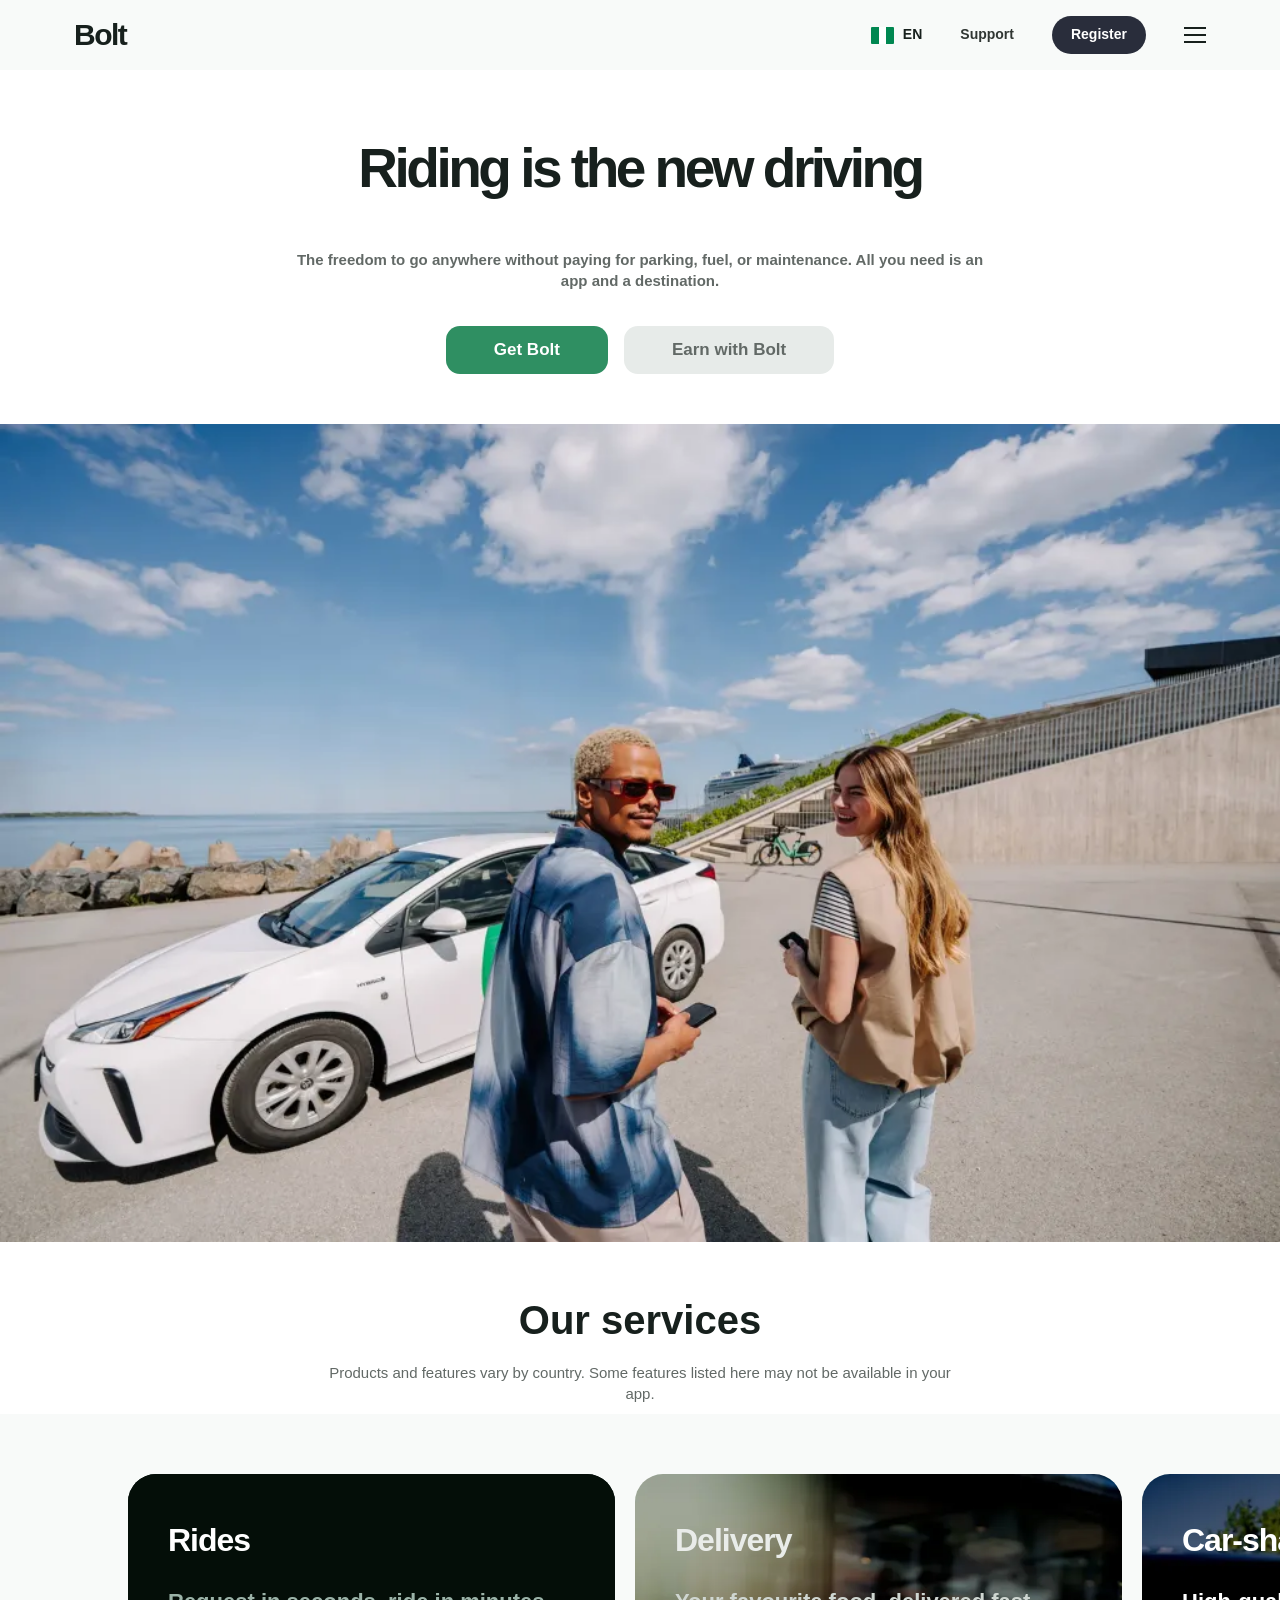
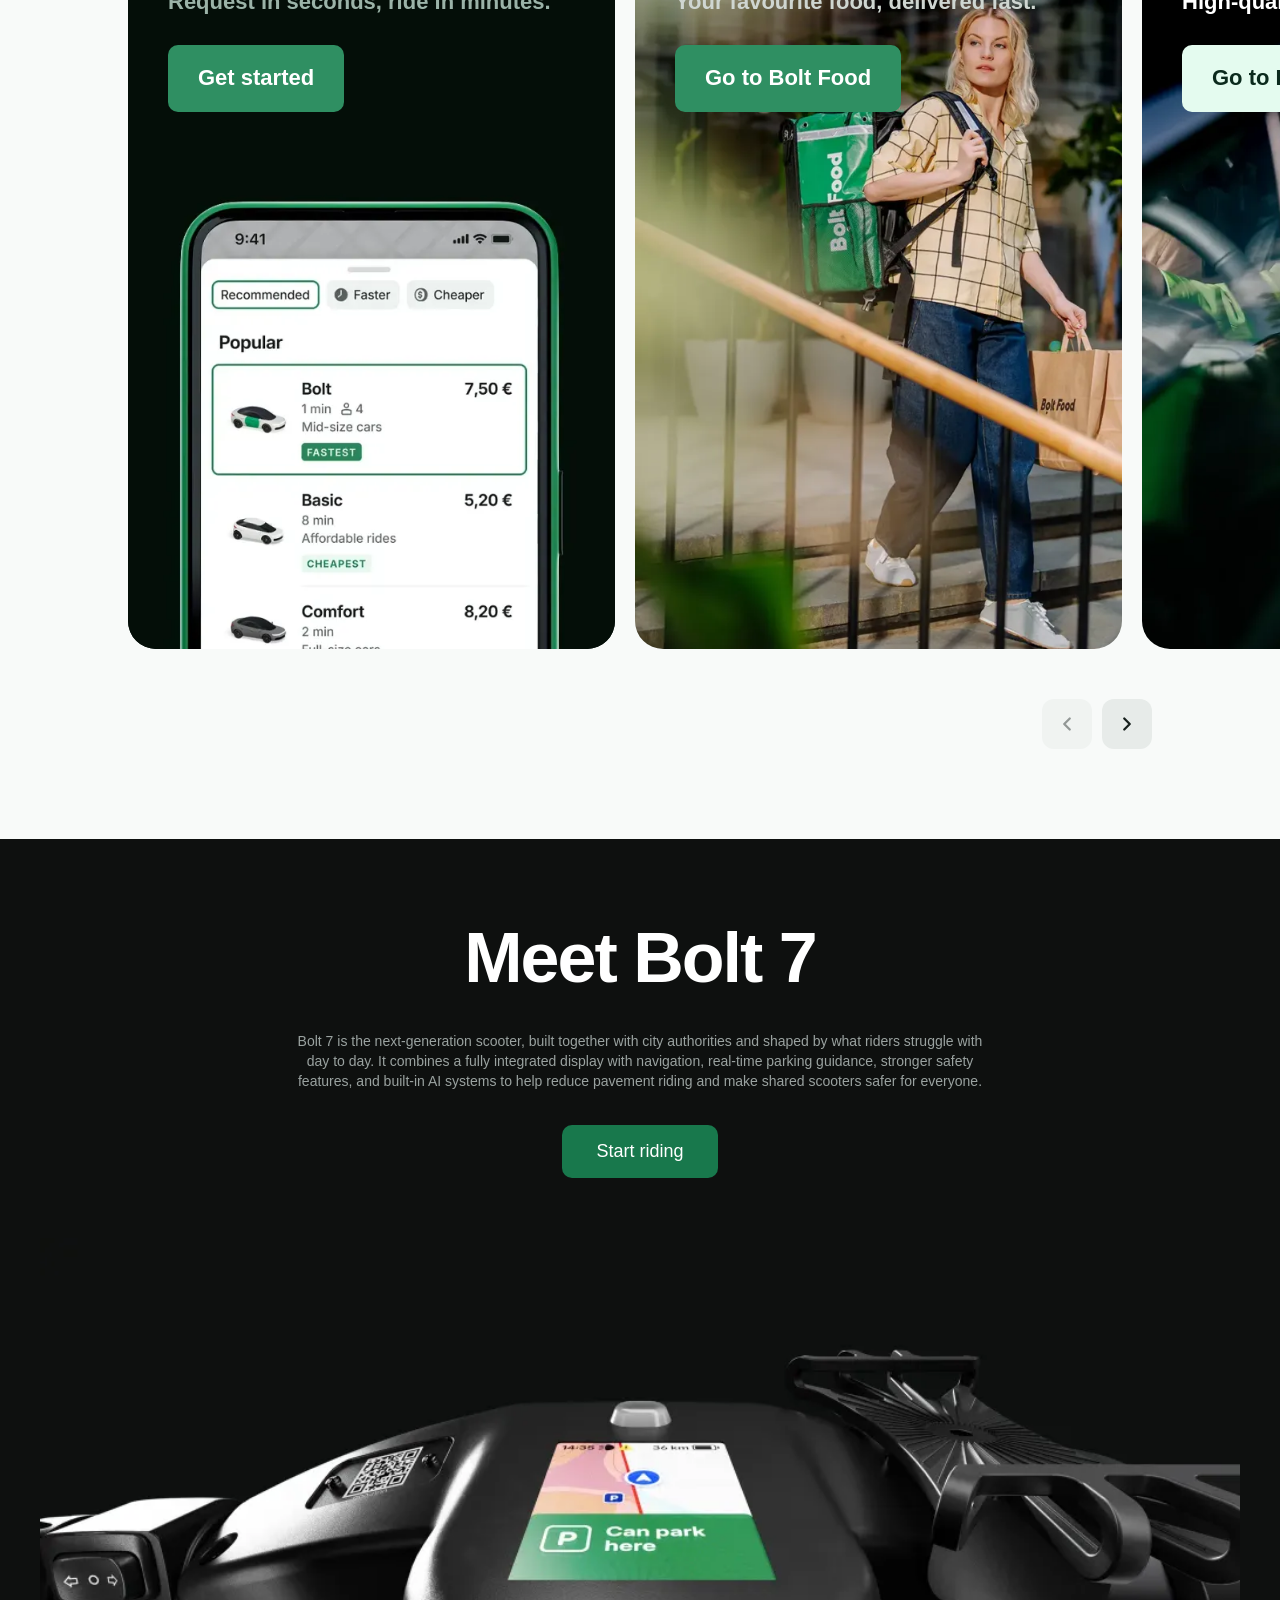
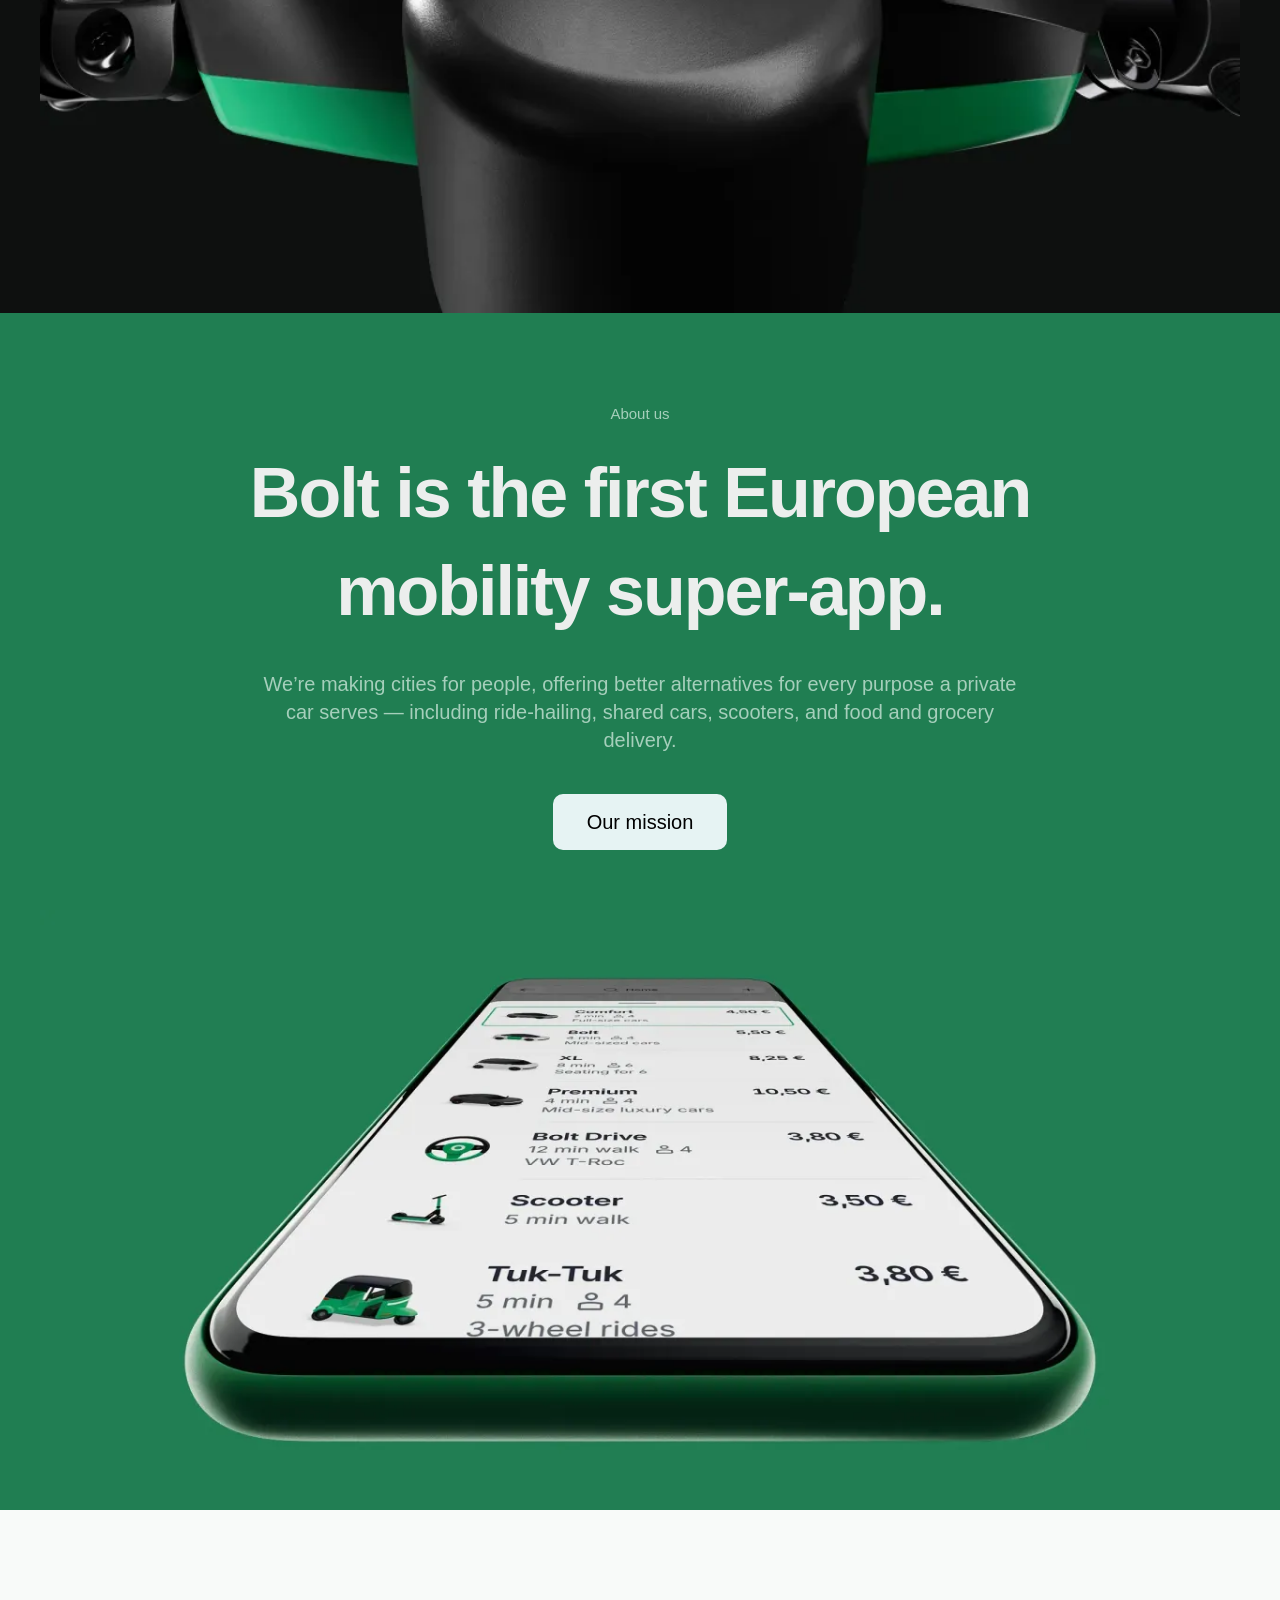
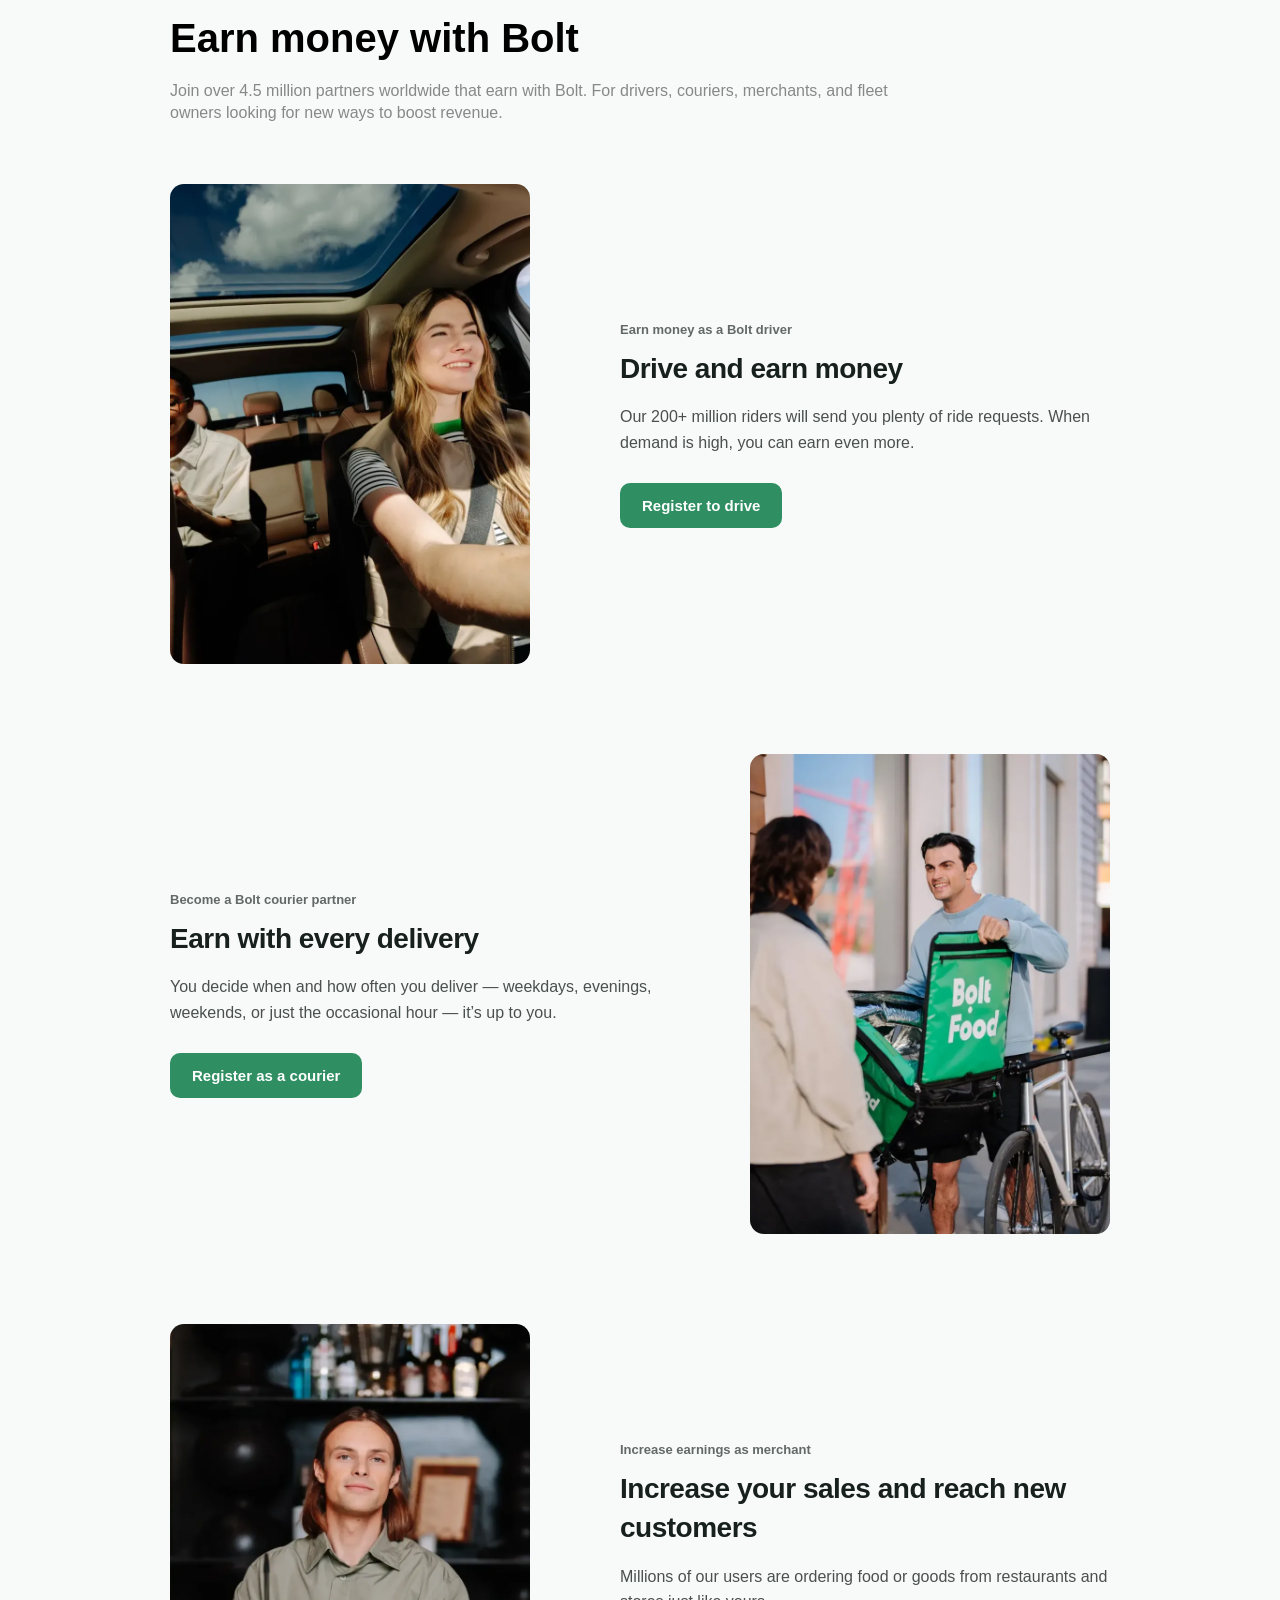
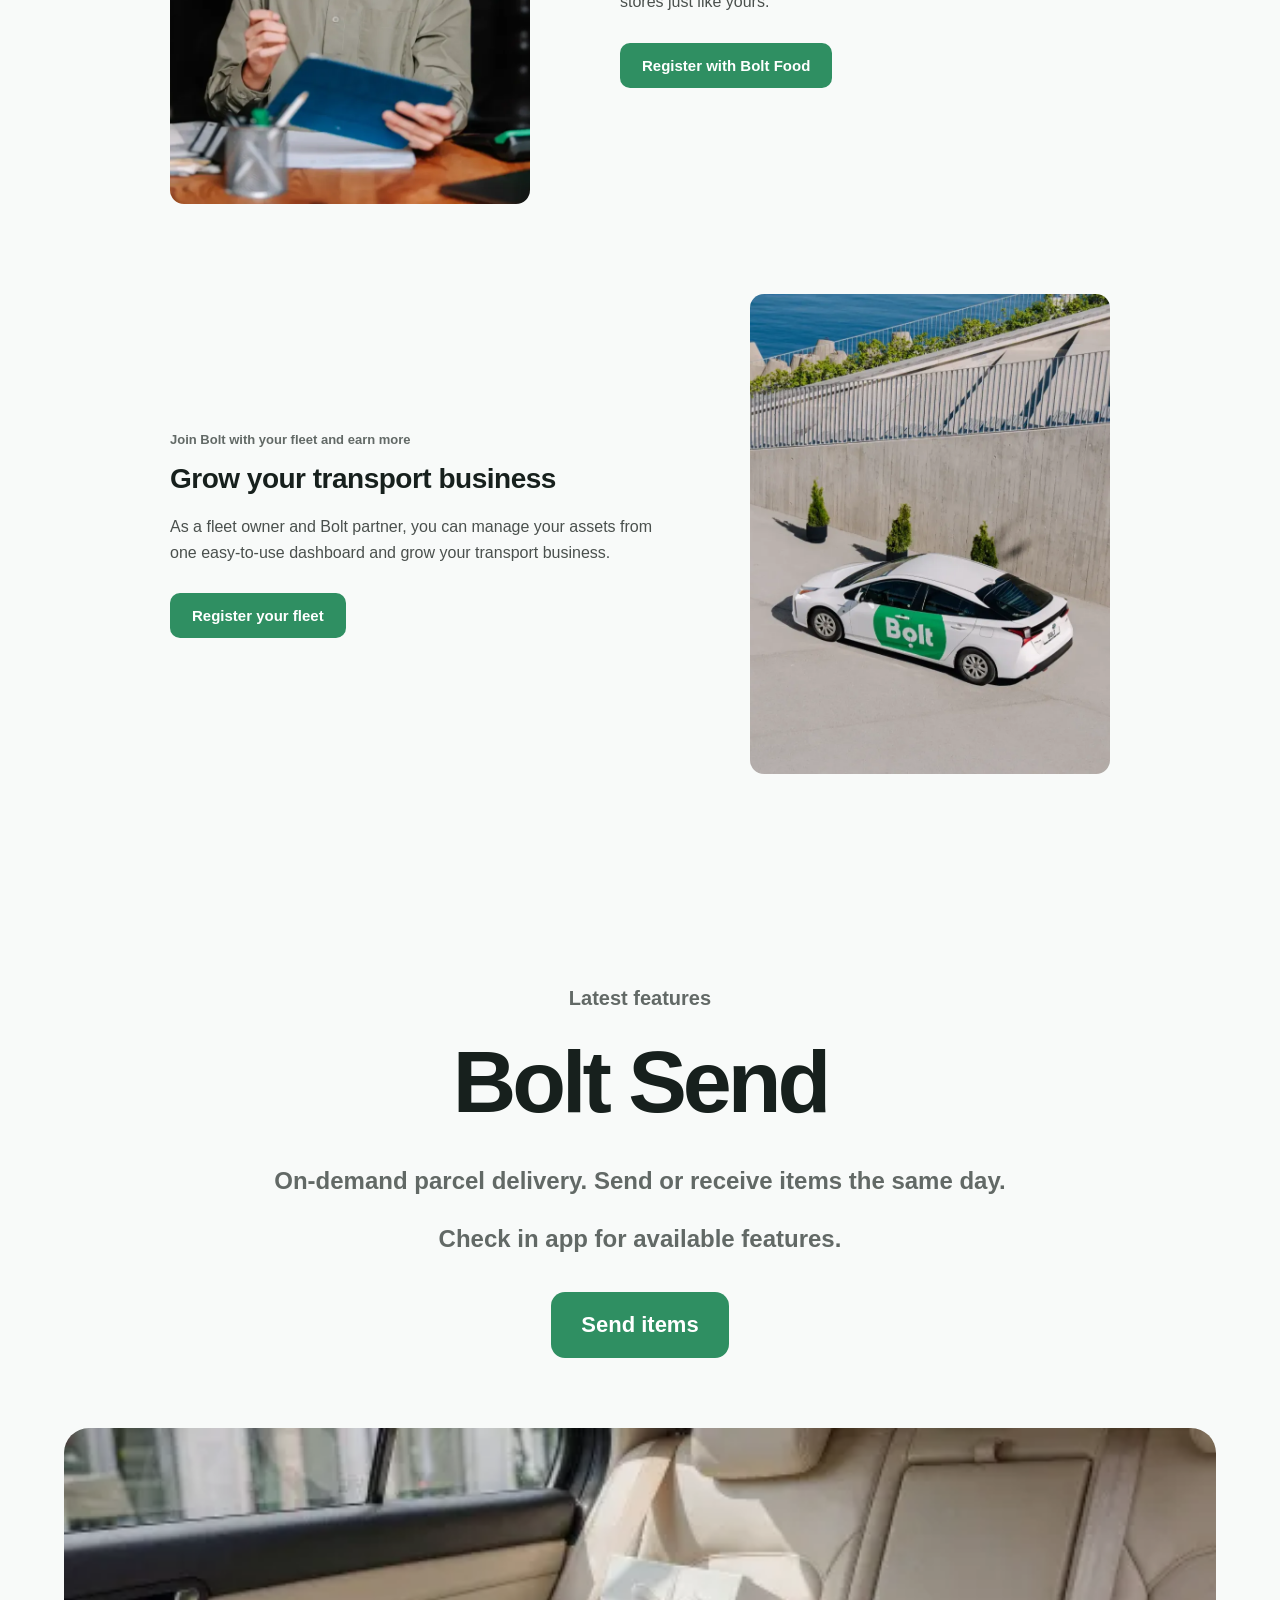
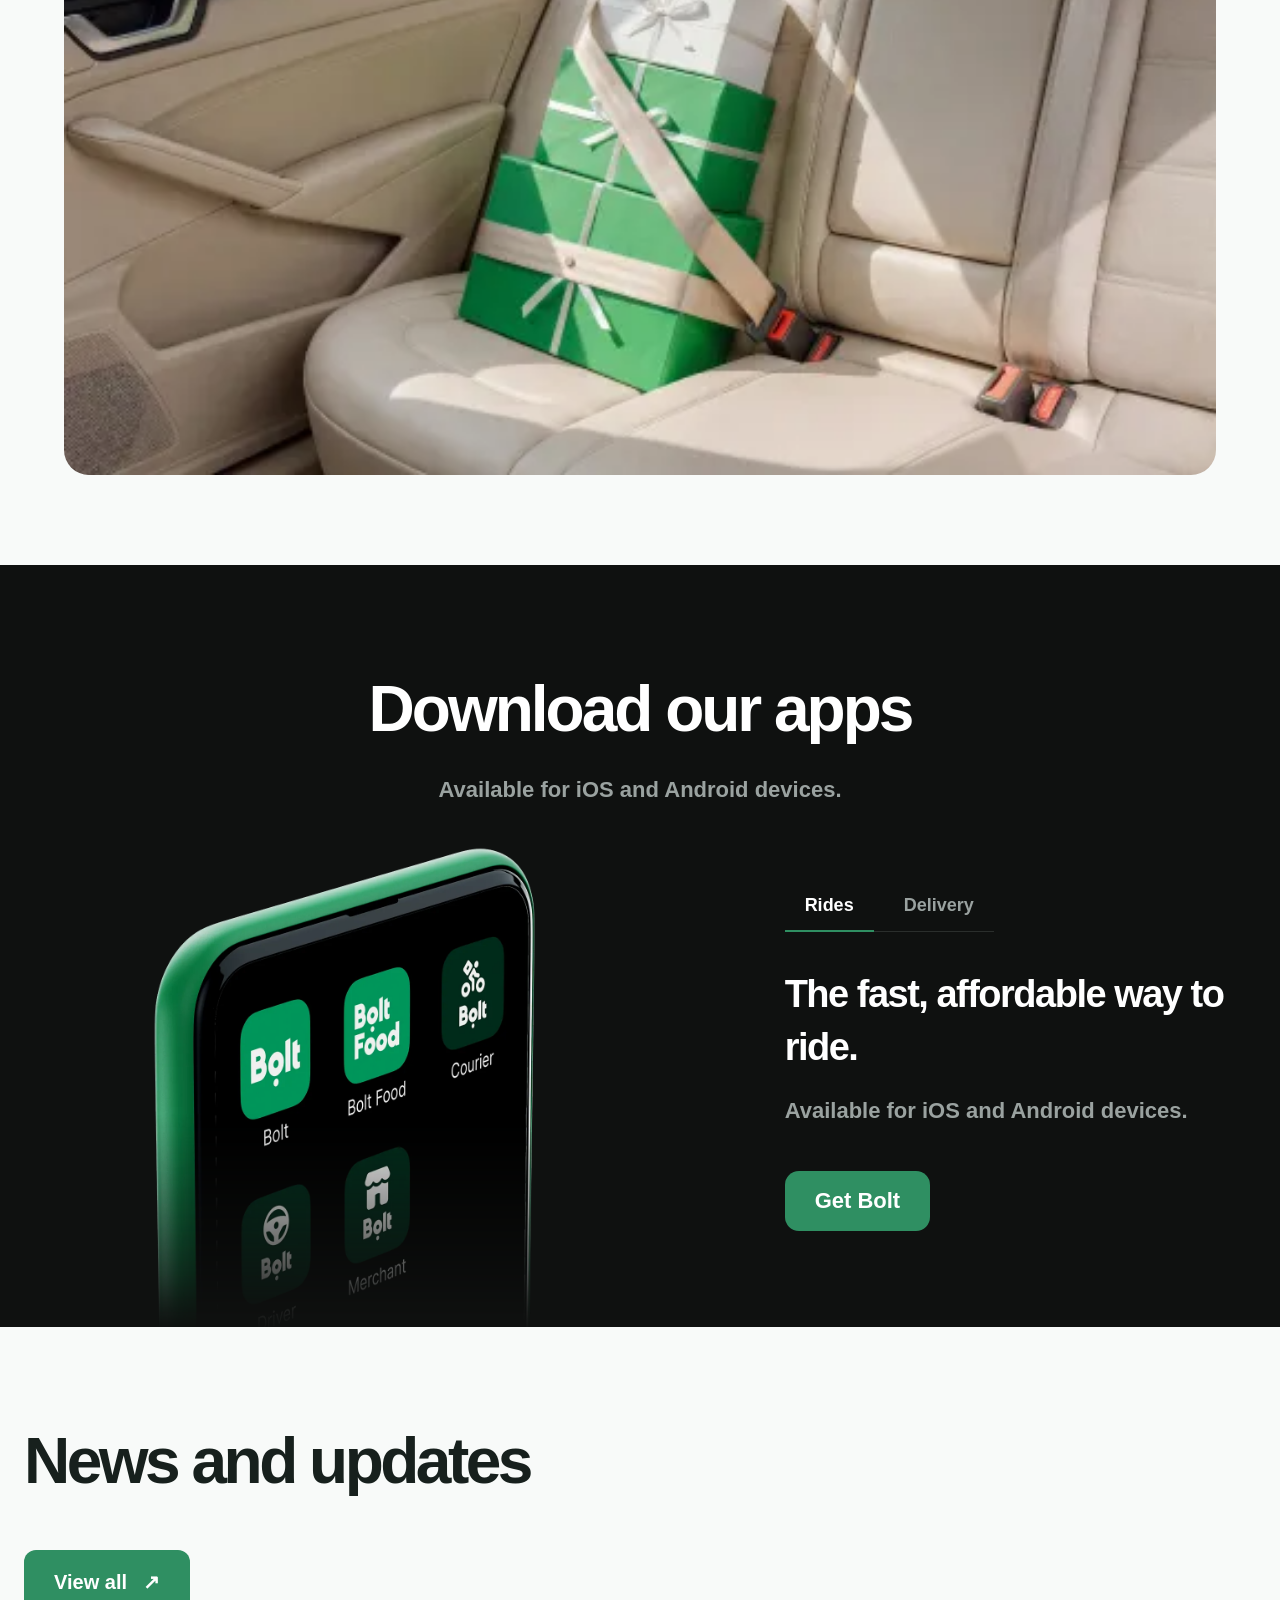
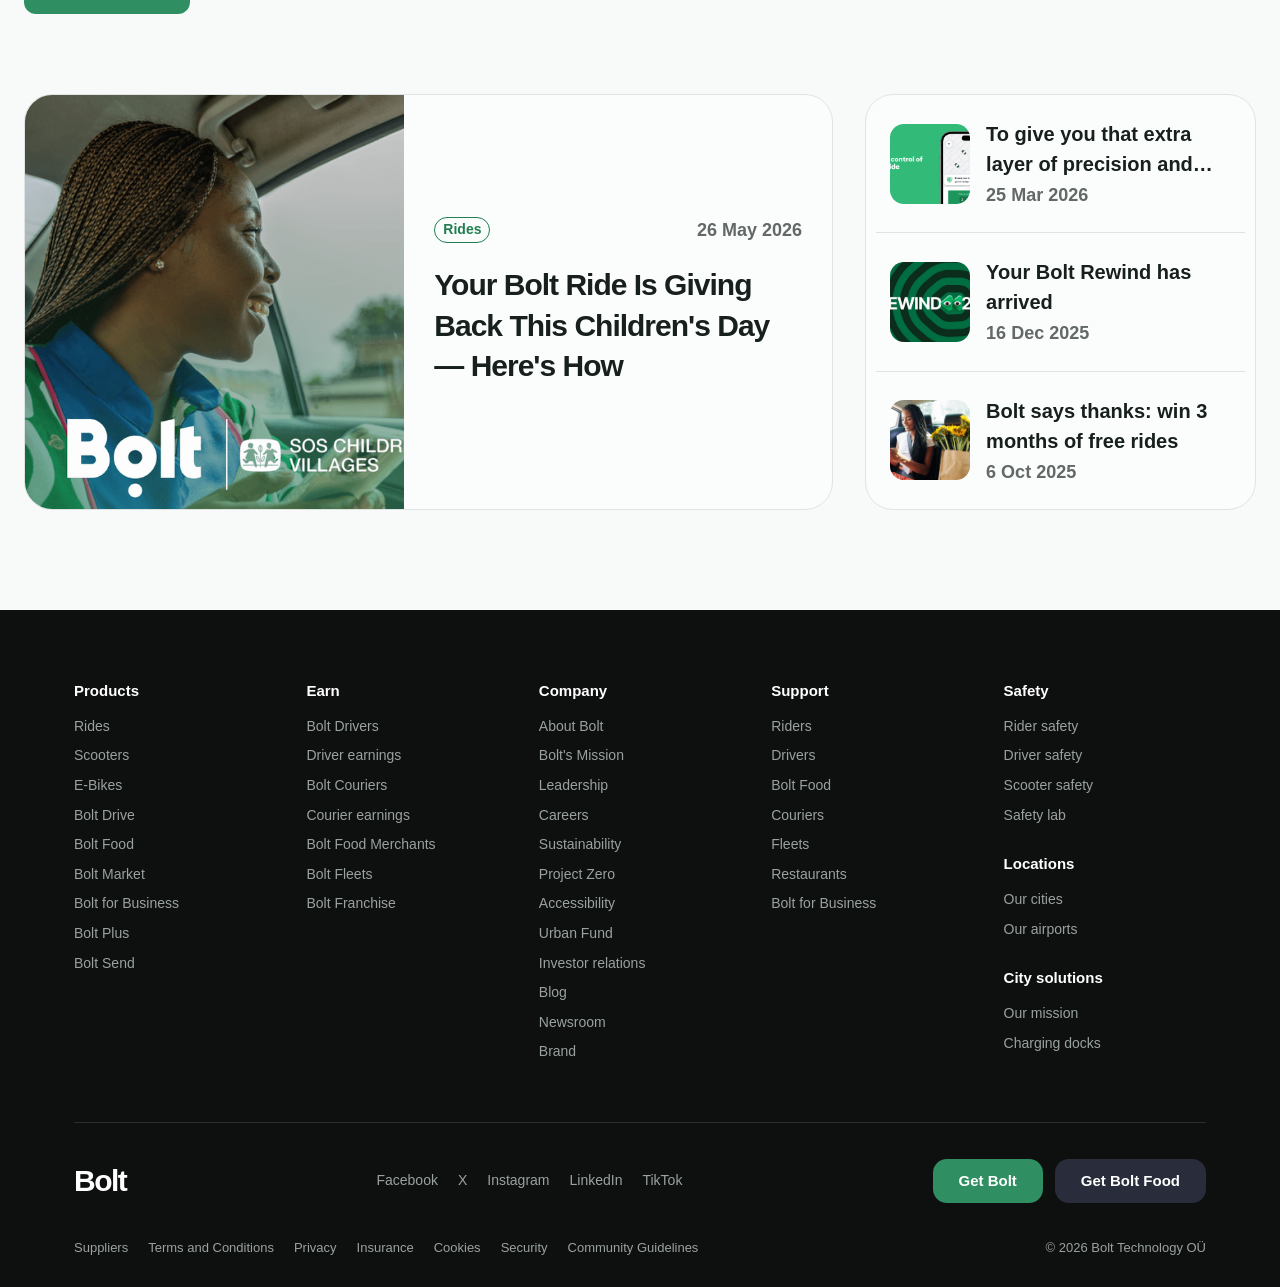
<file: index.html>
<!DOCTYPE html>
<html lang="en">
<head>
    <meta charset="UTF-8">
    <meta name="viewport" content="width=device-width, initial-scale=1.0">
    <title>Bolt</title>
    <link rel="stylesheet" href="m.css">
    <link rel="stylesheet" href="modal.css">
</head>

<body>

    <!-- NAVBAR -->
    <nav class="navbar">
        <input type="checkbox" id="menu-toggle" class="menu-toggle">
        <input type="checkbox" id="lang-toggle" class="lang-toggle">
        <a class="logo" href="index.html">Bolt</a>

        <div class="nav-right">
            <label class="language" for="lang-toggle">
                <div class="flag">
                    <span></span>
                    <span></span>
                    <span></span>
                </div>
                <span>EN</span>
            </label>

            <a href="support.html">Support</a>

            <div class="register-wrap">
                <input type="checkbox" id="register-toggle" class="register-toggle">
                <label class="register" for="register-toggle">Register</label>

                <div class="register-panel">
                    <a href="driver.html" class="rp-item">
                        <span class="rp-icon"><svg width="22" height="22" viewBox="0 0 24 24" fill="#4a56d6"><circle cx="12" cy="7" r="4"/><path d="M4 21c0-4.4 3.6-7 8-7s8 2.6 8 7z"/></svg></span>
                        <span class="rp-text"><b>Become a driver</b><small>Make money on your terms</small></span>
                        <svg class="rp-chev" width="18" height="18" viewBox="0 0 24 24" fill="none" stroke="currentColor" stroke-width="2.4" stroke-linecap="round" stroke-linejoin="round"><polyline points="9 18 15 12 9 6"></polyline></svg>
                    </a>
                    <a href="#" class="rp-item">
                        <span class="rp-icon"><svg width="22" height="22" viewBox="0 0 24 24" fill="none" stroke="#207e52" stroke-width="2" stroke-linecap="round" stroke-linejoin="round"><circle cx="6" cy="17" r="3"/><circle cx="18" cy="17" r="3"/><path d="M6 17l4-8h5l3 8M10 9L9 6H7"/></svg></span>
                        <span class="rp-text"><b>Become a courier</b><small>Deliver food and get paid weekly</small></span>
                        <svg class="rp-chev" width="18" height="18" viewBox="0 0 24 24" fill="none" stroke="currentColor" stroke-width="2.4" stroke-linecap="round" stroke-linejoin="round"><polyline points="9 18 15 12 9 6"></polyline></svg>
                    </a>
                    <a href="#" class="rp-item">
                        <span class="rp-icon"><svg width="22" height="22" viewBox="0 0 24 24" fill="none" stroke="#207e52" stroke-width="2.2" stroke-linecap="round" stroke-linejoin="round"><path d="M5 3v7a2 2 0 0 0 2 2v9M9 3v7M7 3v7M18 3c-2.4 2-2.4 7 0 8.5V21"/></svg></span>
                        <span class="rp-text"><b>Add a restaurant or store</b><small>Reach more customers and increase earnings</small></span>
                        <svg class="rp-chev" width="18" height="18" viewBox="0 0 24 24" fill="none" stroke="currentColor" stroke-width="2.4" stroke-linecap="round" stroke-linejoin="round"><polyline points="9 18 15 12 9 6"></polyline></svg>
                    </a>
                    <a href="#" class="rp-item">
                        <span class="rp-icon"><svg width="22" height="22" viewBox="0 0 24 24" fill="#207e52"><path d="M4 12l2-5.5A2 2 0 0 1 7.9 5h8.2A2 2 0 0 1 18 6.5L20 12v6h-3v-2H7v2H4z"/></svg></span>
                        <span class="rp-text"><b>Sign up as a fleet owner</b><small>Add your fleet to Bolt and boost your income</small></span>
                        <svg class="rp-chev" width="18" height="18" viewBox="0 0 24 24" fill="none" stroke="currentColor" stroke-width="2.4" stroke-linecap="round" stroke-linejoin="round"><polyline points="9 18 15 12 9 6"></polyline></svg>
                    </a>
                    <a href="#" class="rp-item">
                        <span class="rp-icon"><svg width="22" height="22" viewBox="0 0 24 24" fill="#207e52"><rect x="3" y="8" width="18" height="12" rx="2.5"/><path d="M9 8V5.5h6V8" fill="none" stroke="#207e52" stroke-width="2"/></svg></span>
                        <span class="rp-text"><b>Bolt for Business</b><small>Bolt products and services scaled-up for your business</small></span>
                        <svg class="rp-chev" width="18" height="18" viewBox="0 0 24 24" fill="none" stroke="currentColor" stroke-width="2.4" stroke-linecap="round" stroke-linejoin="round"><polyline points="9 18 15 12 9 6"></polyline></svg>
                    </a>
                </div>
            </div>

            <label class="menu" for="menu-toggle" aria-label="Menu">
                <span></span>
                <span></span>
                <span></span>
            </label>
        </div>

        <div class="menu-panel">
            <div class="menu-col">
                <h5>Products</h5>
                <a href="rides.html">Rides</a>
                <a href="#">Scooters</a>
                <a href="#">E-Bikes</a>
                <a href="#">Bolt Drive</a>
                <a href="#">Bolt Food</a>
                <a href="#">Bolt Market</a>
                <a href="#">Bolt for Business</a>
                <a href="#">Bolt Plus</a>
                <a href="#">Bolt Send</a>
            </div>

            <div class="menu-col">
                <h5>Earn</h5>
                <a href="driver.html">Bolt Drivers</a>
                <a href="earn.html">Driver earnings</a>
                <a href="#">Bolt Couriers</a>
                <a href="#">Courier earnings</a>
                <a href="#">Bolt Food Merchants</a>
                <a href="#">Bolt Fleets</a>
                <a href="#">Bolt Franchise</a>
            </div>

            <div class="menu-col">
                <h5>Company</h5>
                <a href="#">About Bolt</a>
                <a href="#">Bolt's Mission</a>
                <a href="#">Leadership</a>
                <a href="#">Careers</a>
                <a href="#">Sustainability</a>
                <a href="#">Blog</a>
                <a href="#">Newsroom</a>
            </div>

            <div class="menu-col">
                <h5>Support</h5>
                <a href="#">Riders</a>
                <a href="#">Drivers</a>
                <a href="#">Bolt Food</a>
                <a href="#">Couriers</a>
                <a href="#">Fleets</a>
                <a href="#">Restaurants</a>
            </div>

            <div class="menu-col">
                <h5>Safety</h5>
                <a href="#">Rider safety</a>
                <a href="#">Driver safety</a>
                <a href="#">Scooter safety</a>
                <a href="#">Safety lab</a>
            </div>
        </div>

        <div class="lang-modal">
            <label class="lang-backdrop" for="lang-toggle"></label>

            <div class="lang-box">
                <div class="lang-top">
                    <div class="lang-search">
                        <svg width="26" height="26" viewBox="0 0 24 24" fill="none" stroke="currentColor" stroke-width="2" stroke-linecap="round"><circle cx="11" cy="11" r="8"></circle><line x1="21" y1="21" x2="16.65" y2="16.65"></line></svg>
                        <input type="text" id="region-search" placeholder="Search region" autocomplete="off">
                    </div>
                    <label class="lang-close" for="lang-toggle" aria-label="Close">
                        <svg width="22" height="22" viewBox="0 0 24 24" fill="none" stroke="currentColor" stroke-width="2.5" stroke-linecap="round"><line x1="5" y1="5" x2="19" y2="19"></line><line x1="19" y1="5" x2="5" y2="19"></line></svg>
                    </label>
                </div>

                <ul class="region-list"><!-- filled in by script.js --></ul>
            </div>
        </div>

    </nav>

    <!-- HERO -->
    <main class="hero">
        <h1>Riding is the new driving</h1>

        <p>
            The freedom to go anywhere without paying for parking, fuel, or maintenance.
            All you need is an<br>
            app and a destination.
        </p>

        <div class="buttons">
            <button class="get-bolt">Get Bolt</button>
            <a class="earn-bolt" href="earn.html">Earn with Bolt</a>
        </div>

        <div class="first-image">
            <img src="././MEDIA/image1.png" alt="">
        </div>
    </main>

    <!-- OUR SERVICES -->
    <section class="container service">
        <h1>Our services</h1>
        <p>
            Products and features vary by country. Some features listed here may not be available in your
            app.
        </p>
    </section>

    <section class="images">
        <div class="card card-rides">
            <img src="./MEDIA/image2.png" alt="">
            <div class="card-text">
                <h3>Rides</h3>
                <p>Request in seconds, ride in minutes.</p>
                <a class="card-btn" href="rides.html">Get started</a>
            </div>
        </div>

        <div class="card card-food">
            <img src="./MEDIA/image3.png" alt="">
            <div class="card-text">
                <h3>Delivery</h3>
                <p>Your favourite food, delivered fast.</p>
                <a class="card-btn" href="#">Go to Bolt Food</a>
            </div>
        </div>

        <div class="card card-drive">
            <img src="./MEDIA/image4.png" alt="">
            <div class="card-text">
                <h3>Car-sharing</h3>
                <p>High-quality car rental made easy.</p>
                <a class="card-btn" href="#">Go to Bolt Drive</a>
            </div>
        </div>

        <div class="card card-market">
            <img src="./MEDIA/image5.png" alt="">
            <div class="card-text">
                <h3>Groceries</h3>
                <p>All the essentials whenever you need them.</p>
                <a class="card-btn" href="#">Go to Bolt Market</a>
            </div>
        </div>

        <div class="card card-biz">
            <img src="./MEDIA/image6.png" alt="">
            <div class="card-text">
                <h3>Business</h3>
                <p>Manage business travel for your team and clients.</p>
                <a class="card-btn" href="#">Go to Bolt for Business</a>
            </div>
        </div>

        <div class="card card-micro">
            <img src="./MEDIA/image7.png" alt="">
            <div class="card-text">
                <h3>Micromobility</h3>
                <p>2-wheel ride rental at your fingertips.</p>
                <a class="card-btn" href="#">Learn more</a>
            </div>
        </div>

    </section>

    <div class="carousel-nav">
        <button class="nav-btn" id="prev" aria-label="Previous">
            <svg width="22" height="22" viewBox="0 0 24 24" fill="none" stroke="currentColor" stroke-width="2.5" stroke-linecap="round" stroke-linejoin="round"><polyline points="15 18 9 12 15 6"></polyline></svg>
        </button>
        <button class="nav-btn" id="next" aria-label="Next">
            <svg width="22" height="22" viewBox="0 0 24 24" fill="none" stroke="currentColor" stroke-width="2.5" stroke-linecap="round" stroke-linejoin="round"><polyline points="9 18 15 12 9 6"></polyline></svg>
        </button>
    </div>

    <!-- MEET BOLT 7 -->
    <section class="machine">
        <h1>Meet Bolt 7</h1>
        <p>
            Bolt 7 is the next-generation scooter, built together with city authorities and shaped by what
            riders struggle with day to day. It combines a fully integrated display with navigation,
            real-time parking guidance, stronger safety features, and built-in AI systems to help reduce
            pavement riding and make shared scooters safer for everyone.
        </p>
        <a class="ride" href="#">Start riding</a>
        <img src="./MEDIA/image8.png" alt="">
    </section>

    <!-- ABOUT US -->
    <section class="green">
        <p class="label">About us</p>
        <h1>Bolt is the first European <br> mobility super-app.</h1>
        <p class="pa">
            We’re making cities for people, offering better alternatives for every purpose a private
            car serves — including ride-hailing, shared cars, scooters, and food and grocery delivery.
        </p>
        <a class="small-gr" href="#">Our mission</a>
    </section>

    <section class="new-g">
        <img src="./MEDIA/image9.png" alt="Bolt app open on a smart phone.">
    </section>

    <!-- EARN MONEY WITH BOLT -->
    <section class="white-bacg">
        <div class="earn-head">
            <h1>Earn money with Bolt</h1>
            <p>
                Join over 4.5 million partners worldwide that earn with Bolt. For drivers, couriers,
                merchants, and fleet owners looking for new ways to boost revenue.
            </p>
        </div>

        <div class="earn-grid">
            <article class="earn-card">
                <img src="./MEDIA/image10.png" alt="">
                <div class="earn-text">
                    <span class="tag">Earn money as a Bolt driver</span>
                    <h3>Drive and earn money</h3>
                    <p>Our 200+ million riders will send you plenty of ride requests. When demand is high, you can earn even more.</p>
                    <a class="earn-btn" href="driver.html">Register to drive</a>
                </div>
            </article>

            <article class="earn-card">
                <img src="./MEDIA/image11.png" alt="">
                <div class="earn-text">
                    <span class="tag">Become a Bolt courier partner</span>
                    <h3>Earn with every delivery</h3>
                    <p>You decide when and how often you deliver — weekdays, evenings, weekends, or just the occasional hour — it’s up to you.</p>
                    <a class="earn-btn" href="#">Register as a courier</a>
                </div>
            </article>

            <article class="earn-card">
                <img src="./MEDIA/image12.png" alt="">
                <div class="earn-text">
                    <span class="tag">Increase earnings as merchant</span>
                    <h3>Increase your sales and reach new customers</h3>
                    <p>Millions of our users are ordering food or goods from restaurants and stores just like yours.</p>
                    <a class="earn-btn" href="#">Register with Bolt Food</a>
                </div>
            </article>

            <article class="earn-card">
                <img src="./MEDIA/image13.png" alt="">
                <div class="earn-text">
                    <span class="tag">Join Bolt with your fleet and earn more</span>
                    <h3>Grow your transport business</h3>
                    <p>As a fleet owner and Bolt partner, you can manage your assets from one easy-to-use dashboard and grow your transport business.</p>
                    <a class="earn-btn" href="#">Register your fleet</a>
                </div>
            </article>
        </div>
    </section>

    <!-- LATEST FEATURES -->
    <section class="latest">
        <div class="latest-text">
            <p class="label">Latest features</p>
            <h2>Bolt Send</h2>
            <p>On-demand parcel delivery. Send or receive items the same day.</p>
            <p class="small">Check in app for available features.</p>
            <a class="send-btn" href="#">Send items</a>
        </div>
        <img src="./MEDIA/image14.png" alt="">
    </section>

    <!-- DOWNLOAD APPS -->
    <section class="download">
        <div class="download-head">
            <h2>Download our apps</h2>
            <p>Available for iOS and Android devices.</p>
        </div>

        <div class="download-box">
            <img id="dl-img" src="./MEDIA/image15.png" alt="Download our apps">

            <div class="download-text">
                <div class="tabs">
                    <button type="button" class="tab active" data-tab="rides">Rides</button>
                    <button type="button" class="tab" data-tab="delivery">Delivery</button>
                </div>

                <h3 id="dl-title">The fast, affordable way to ride.</h3>
                <p id="dl-sub">Available for iOS and Android devices.</p>
                <button id="dl-btn" class="get-bolt">Get Bolt</button>
            </div>
        </div>
    </section>

    <!-- NEWS -->
    <section class="news">
        <h2>News and updates</h2>
        <a class="view-all" href="#">View all <span>&#8599;</span></a>

        <div class="news-grid">
            <article class="news-main">
                <img src="./MEDIA/image16.png" alt="">
                <div class="news-main-text">
                    <div class="news-meta">
                        <span class="news-tag">Rides</span>
                        <span class="news-date">26 May 2026</span>
                    </div>
                    <h3>Your Bolt Ride Is Giving Back This Children's Day — Here's How</h3>
                </div>
            </article>

            <div class="news-list">
                <a href="#">
                    <img src="./MEDIA/image17.png" alt="">
                    <div>
                        <h4>To give you that extra layer of precision and peace of mind, Bolt has introduced pick-up codes.</h4>
                        <span>25 Mar 2026</span>
                    </div>
                </a>
                <a href="#">
                    <img src="./MEDIA/image18.png" alt="">
                    <div>
                        <h4>Your Bolt Rewind has arrived</h4>
                        <span>16 Dec 2025</span>
                    </div>
                </a>
                <a href="#">
                    <img src="./MEDIA/image19.png" alt="">
                    <div>
                        <h4>Bolt says thanks: win 3 months of free rides</h4>
                        <span>6 Oct 2025</span>
                    </div>
                </a>
            </div>
        </div>
    </section>

    <!-- FOOTER -->
    <footer class="footer">
        <div class="footer-cols">
            <div>
                <h5>Products</h5>
                <a href="rides.html">Rides</a>
                <a href="#">Scooters</a>
                <a href="#">E-Bikes</a>
                <a href="#">Bolt Drive</a>
                <a href="#">Bolt Food</a>
                <a href="#">Bolt Market</a>
                <a href="#">Bolt for Business</a>
                <a href="#">Bolt Plus</a>
                <a href="#">Bolt Send</a>
            </div>

            <div>
                <h5>Earn</h5>
                <a href="driver.html">Bolt Drivers</a>
                <a href="earn.html">Driver earnings</a>
                <a href="#">Bolt Couriers</a>
                <a href="#">Courier earnings</a>
                <a href="#">Bolt Food Merchants</a>
                <a href="#">Bolt Fleets</a>
                <a href="#">Bolt Franchise</a>
            </div>

            <div>
                <h5>Company</h5>
                <a href="#">About Bolt</a>
                <a href="#">Bolt's Mission</a>
                <a href="#">Leadership</a>
                <a href="#">Careers</a>
                <a href="#">Sustainability</a>
                <a href="#">Project Zero</a>
                <a href="#">Accessibility</a>
                <a href="#">Urban Fund</a>
                <a href="#">Investor relations</a>
                <a href="#">Blog</a>
                <a href="#">Newsroom</a>
                <a href="#">Brand</a>
            </div>

            <div>
                <h5>Support</h5>
                <a href="#">Riders</a>
                <a href="#">Drivers</a>
                <a href="#">Bolt Food</a>
                <a href="#">Couriers</a>
                <a href="#">Fleets</a>
                <a href="#">Restaurants</a>
                <a href="#">Bolt for Business</a>
            </div>

            <div>
                <h5>Safety</h5>
                <a href="#">Rider safety</a>
                <a href="#">Driver safety</a>
                <a href="#">Scooter safety</a>
                <a href="#">Safety lab</a>

                <h5 class="gap">Locations</h5>
                <a href="#">Our cities</a>
                <a href="#">Our airports</a>

                <h5 class="gap">City solutions</h5>
                <a href="#">Our mission</a>
                <a href="#">Charging docks</a>
            </div>
        </div>

        <div class="footer-mid">
            <div class="footer-logo">Bolt</div>
            <div class="socials">
                <a href="#">Facebook</a>
                <a href="#">X</a>
                <a href="#">Instagram</a>
                <a href="#">LinkedIn</a>
                <a href="#">TikTok</a>
            </div>
            <div class="footer-btns">
                <button class="get-bolt">Get Bolt</button>
                <button class="earn-bolt dark">Get Bolt Food</button>
            </div>
        </div>

        <div class="footer-bottom">
            <div class="legal">
                <a href="#">Suppliers</a>
                <a href="#">Terms and Conditions</a>
                <a href="#">Privacy</a>
                <a href="#">Insurance</a>
                <a href="#">Cookies</a>
                <a href="#">Security</a>
                <a href="#">Community Guidelines</a>
            </div>
            <span>© 2026 Bolt Technology OÜ</span>
        </div>
    </footer>



    <script src="script.js"></script>

</body>
</html>
</file>
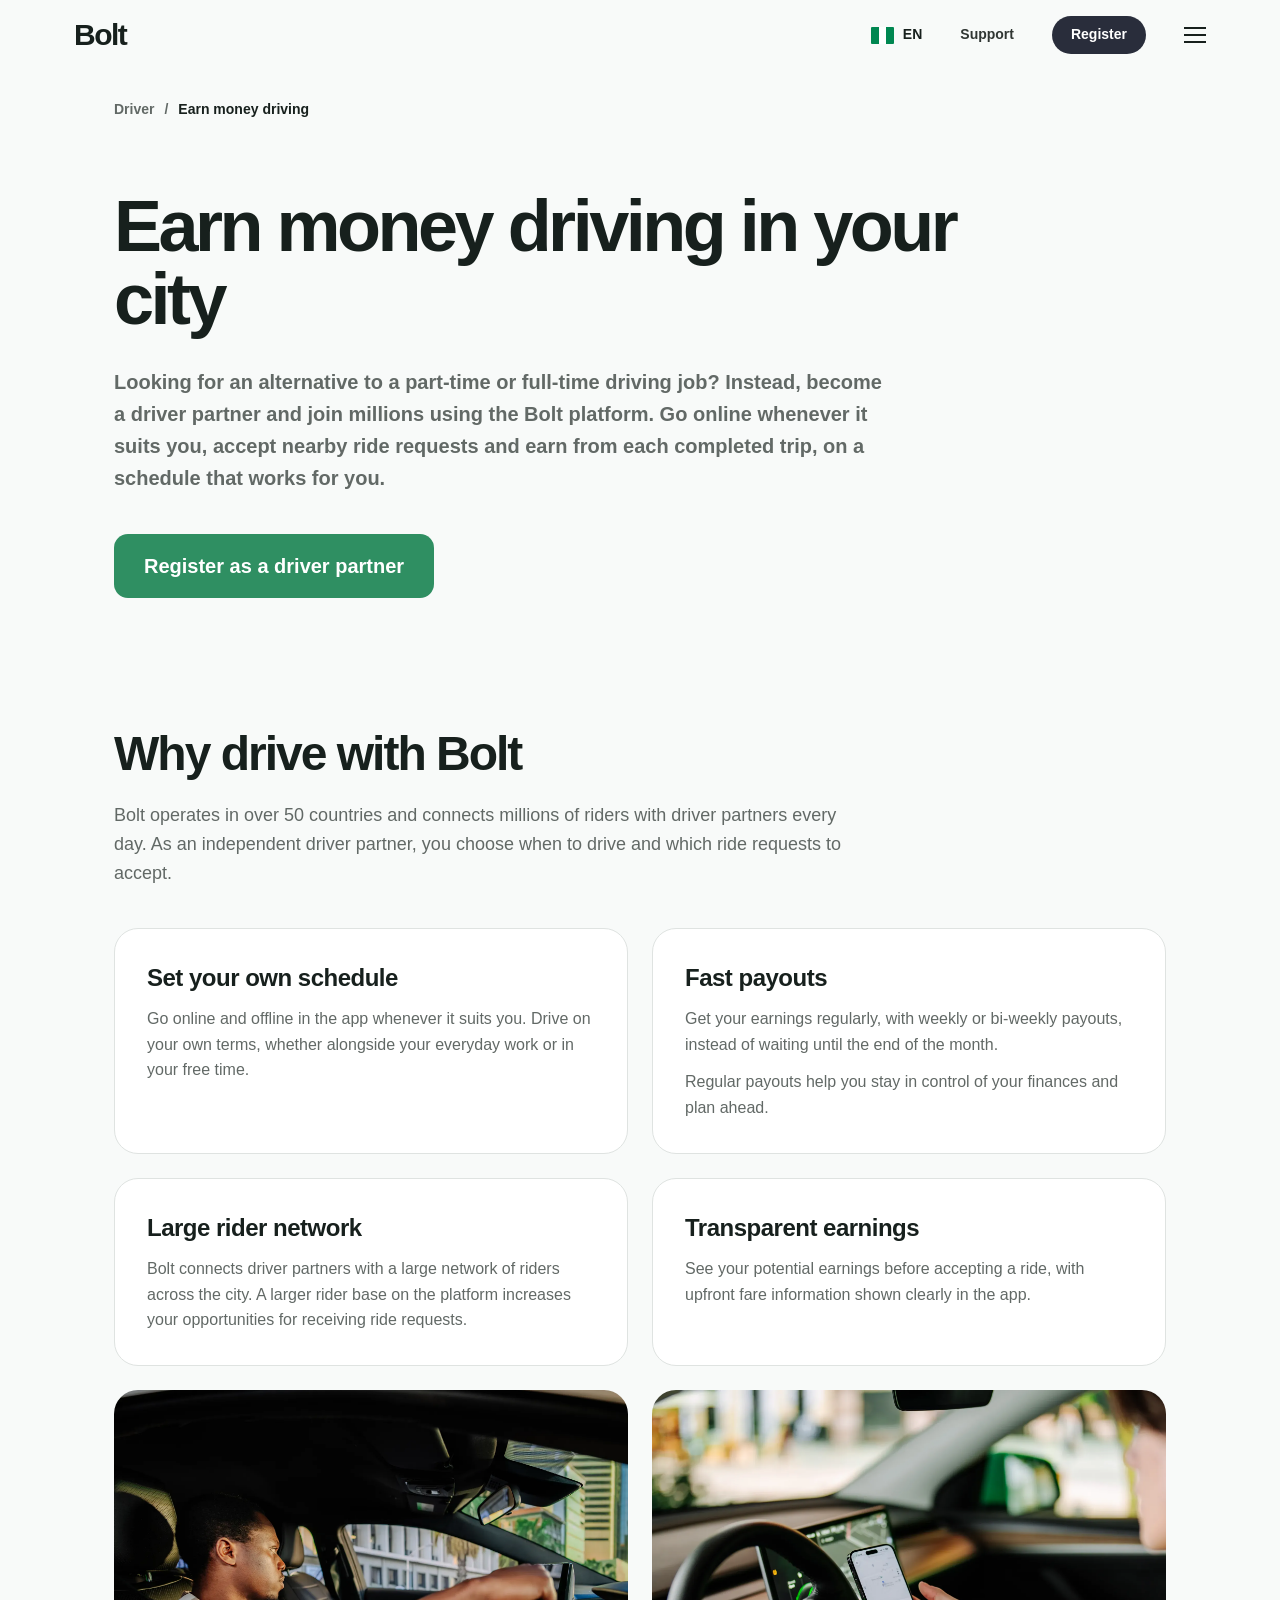
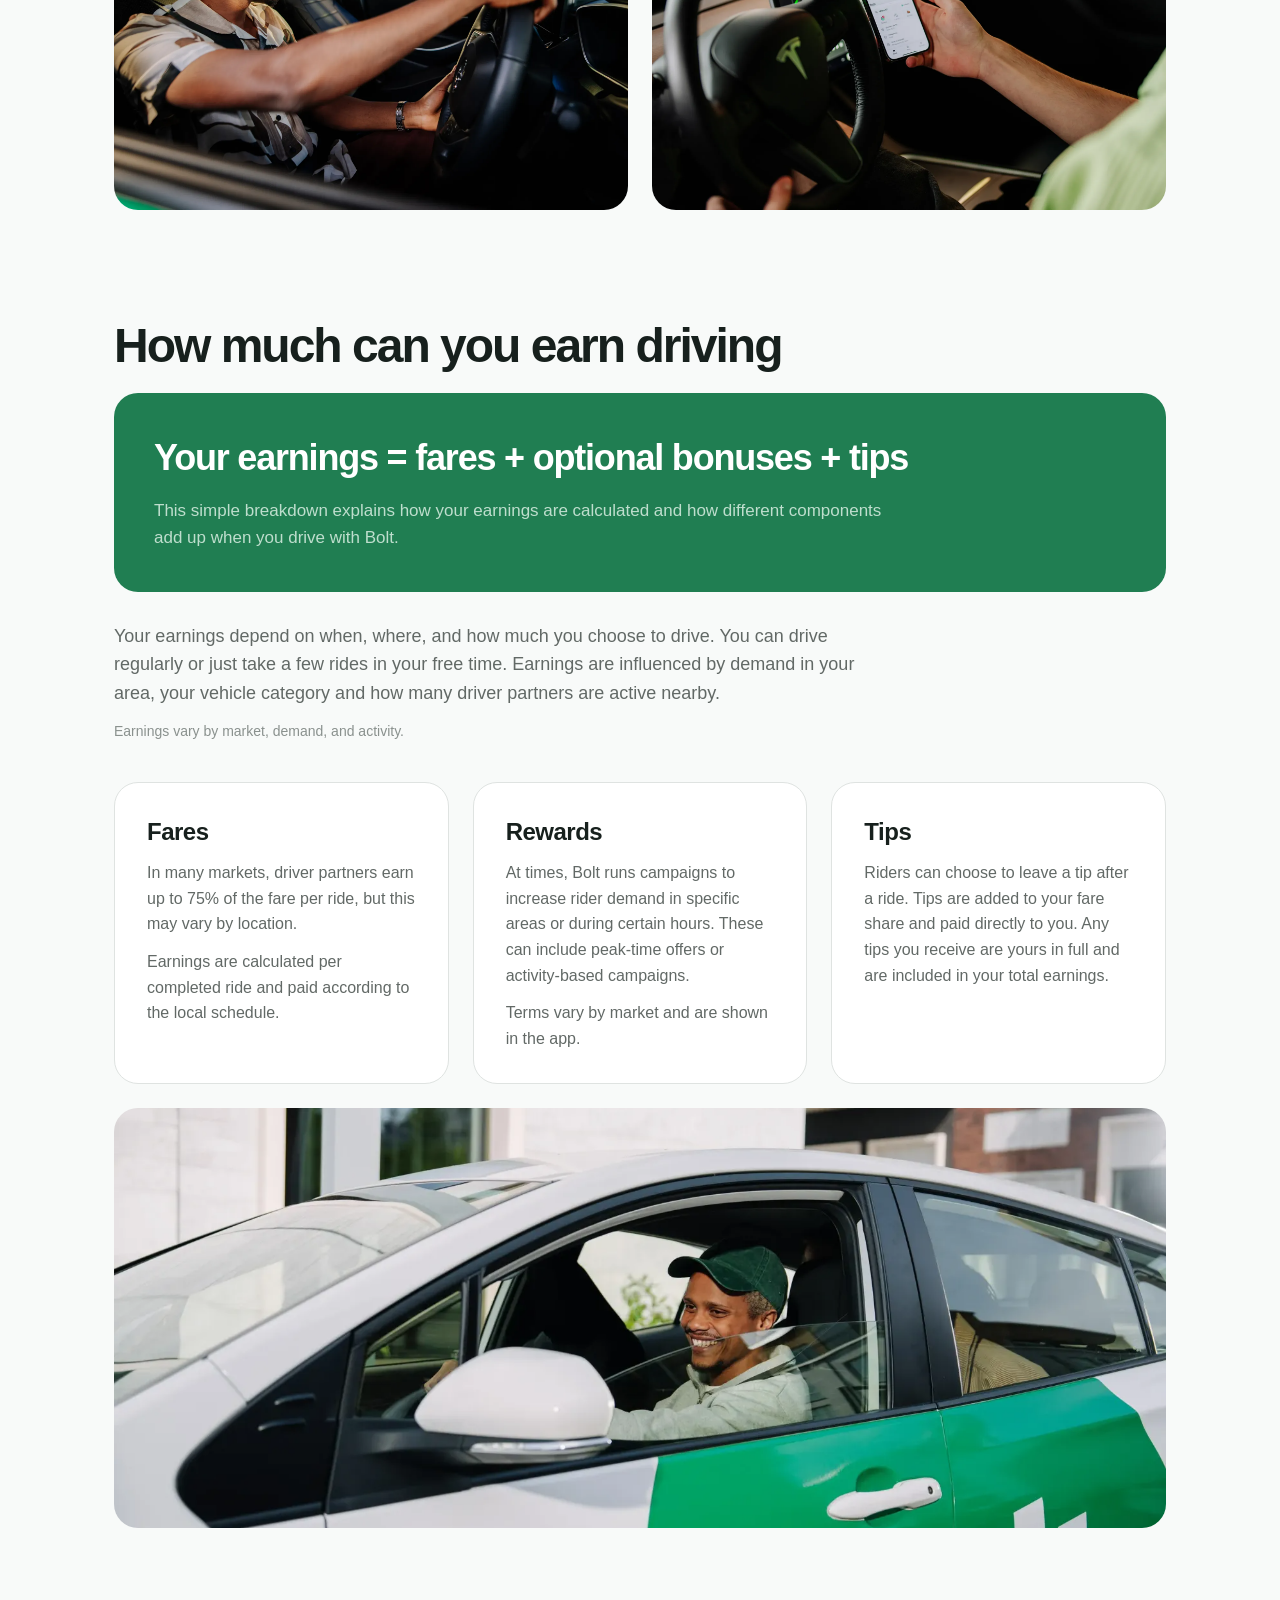
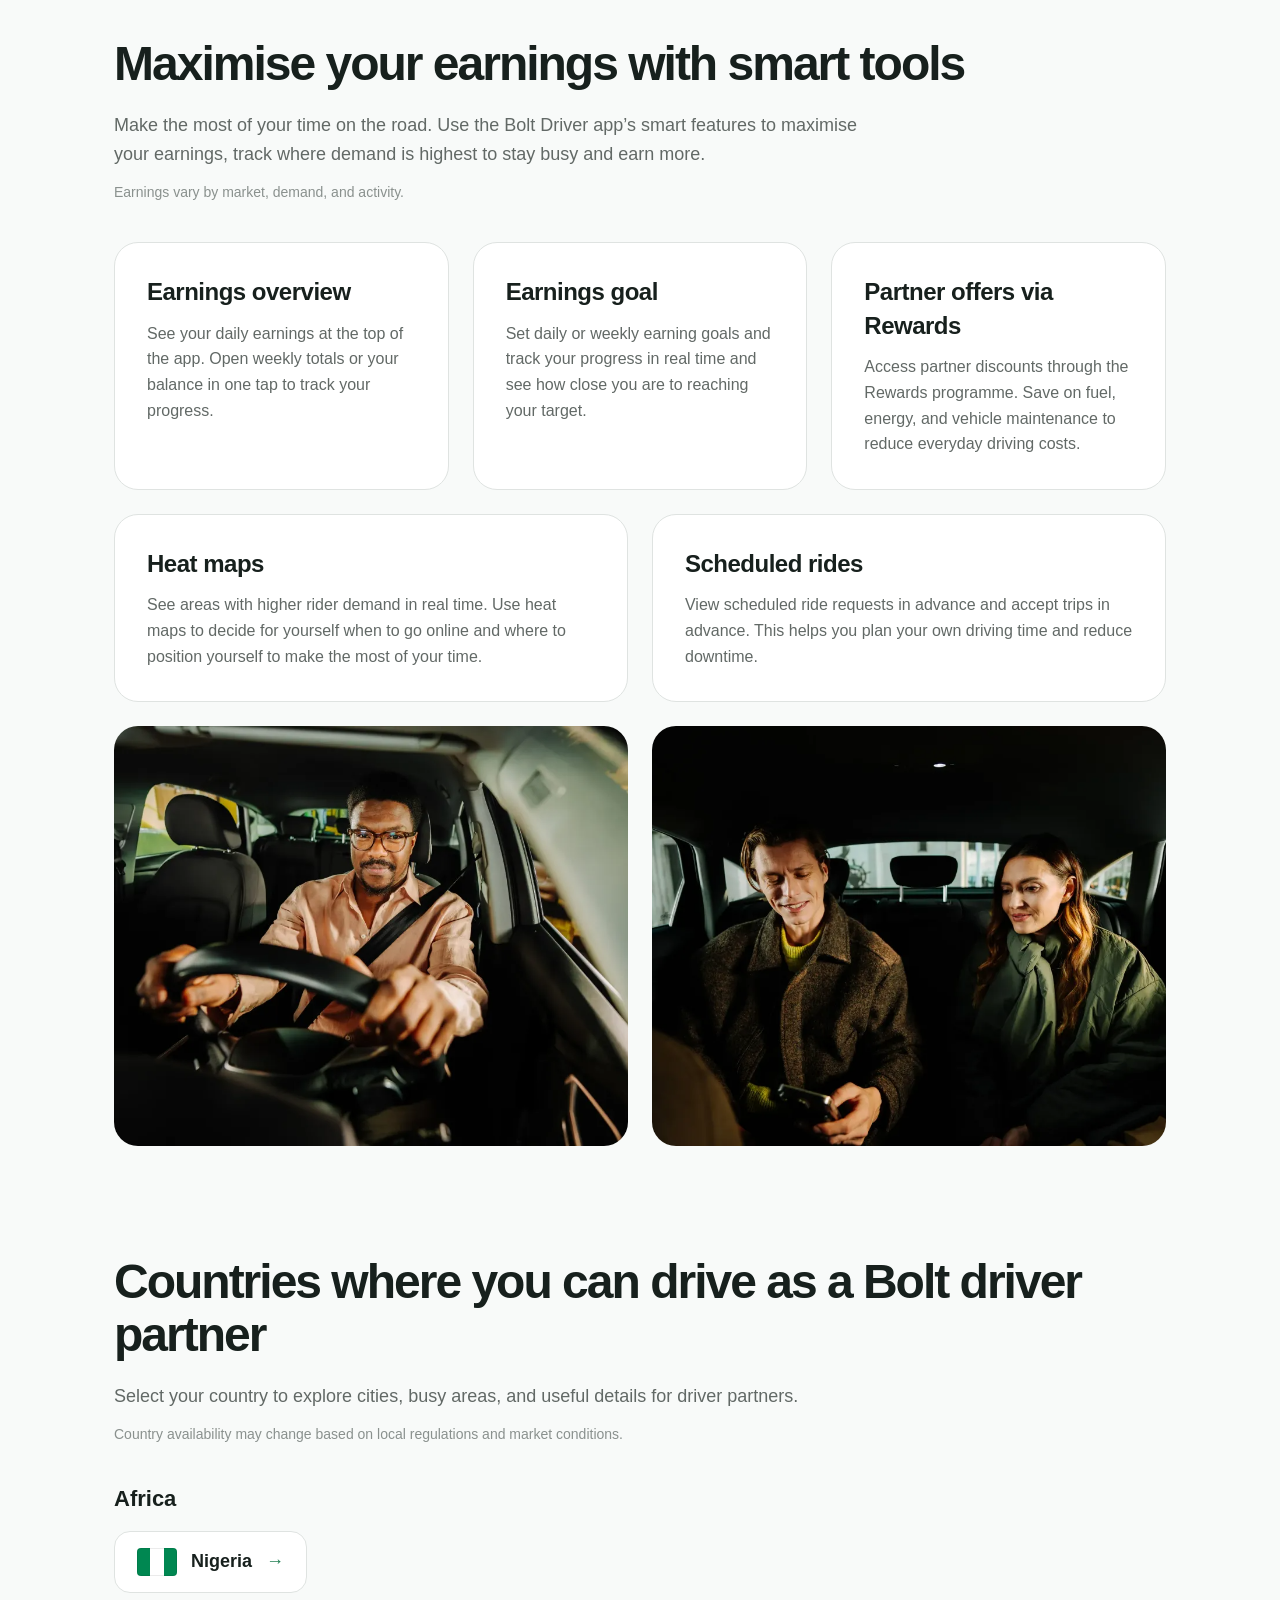
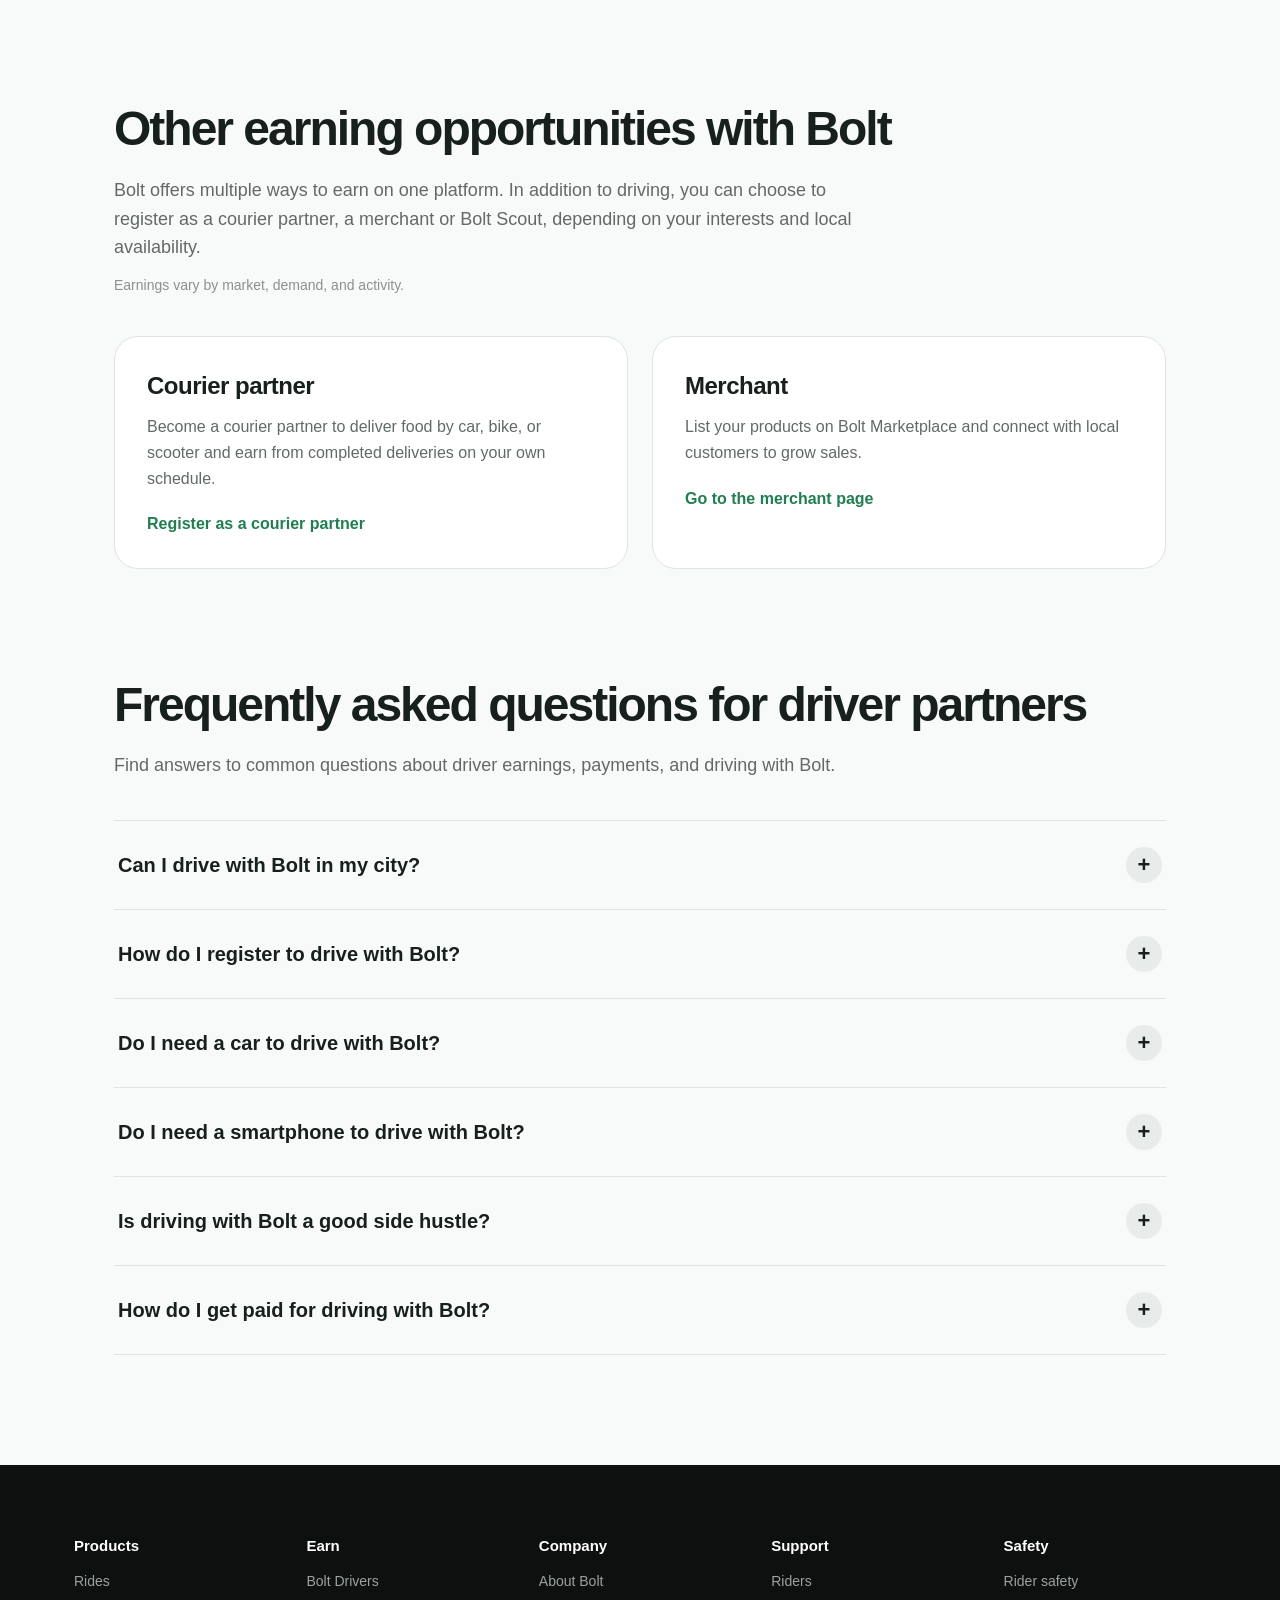
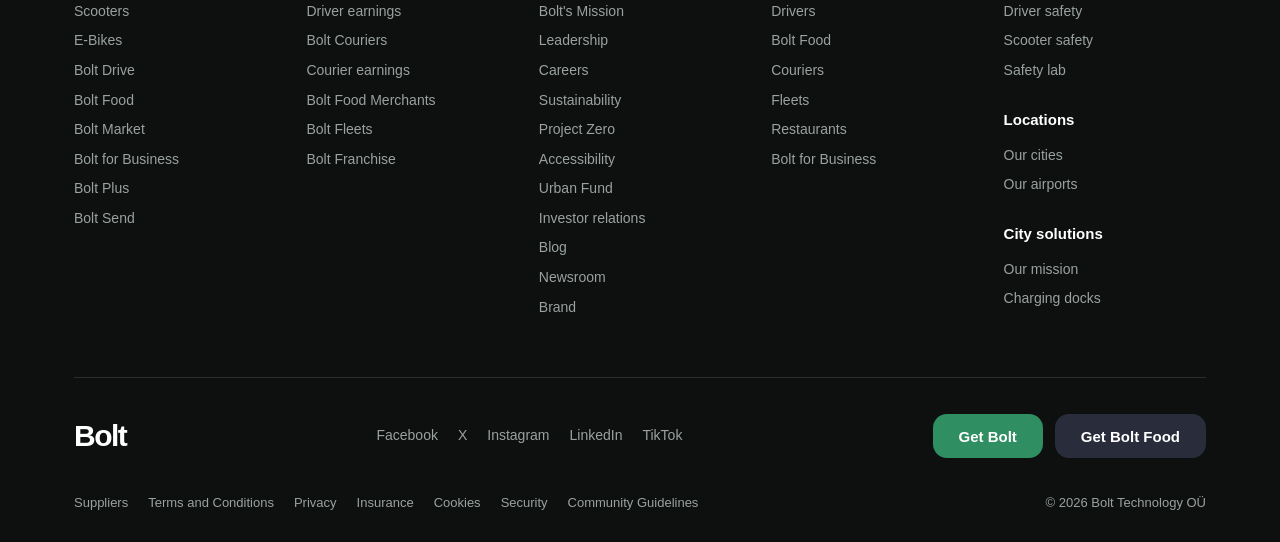
<file: earn.html>
<!DOCTYPE html>
<html lang="en">
<head>
    <meta charset="UTF-8">
    <meta name="viewport" content="width=device-width, initial-scale=1.0">
    <title>Earn money driving with Bolt</title>
    <link rel="stylesheet" href="m.css">
    <link rel="stylesheet" href="modal.css">
    <link rel="stylesheet" href="earn.css">
</head>

<body class="earn-page">

    <!-- NAVBAR -->
    <nav class="navbar">
        <input type="checkbox" id="menu-toggle" class="menu-toggle">
        <input type="checkbox" id="lang-toggle" class="lang-toggle">
        <a class="logo" href="index.html">Bolt</a>

        <div class="nav-right">
            <label class="language" for="lang-toggle">
                <div class="flag">
                    <span></span>
                    <span></span>
                    <span></span>
                </div>
                <span>EN</span>
            </label>

            <a href="support.html">Support</a>

            <div class="register-wrap">
                <input type="checkbox" id="register-toggle" class="register-toggle">
                <label class="register" for="register-toggle">Register</label>

                <div class="register-panel">
                    <a href="driver.html" class="rp-item">
                        <span class="rp-icon"><svg width="22" height="22" viewBox="0 0 24 24" fill="#4a56d6"><circle cx="12" cy="7" r="4"/><path d="M4 21c0-4.4 3.6-7 8-7s8 2.6 8 7z"/></svg></span>
                        <span class="rp-text"><b>Become a driver</b><small>Make money on your terms</small></span>
                        <svg class="rp-chev" width="18" height="18" viewBox="0 0 24 24" fill="none" stroke="currentColor" stroke-width="2.4" stroke-linecap="round" stroke-linejoin="round"><polyline points="9 18 15 12 9 6"></polyline></svg>
                    </a>
                    <a href="#" class="rp-item">
                        <span class="rp-icon"><svg width="22" height="22" viewBox="0 0 24 24" fill="none" stroke="#207e52" stroke-width="2" stroke-linecap="round" stroke-linejoin="round"><circle cx="6" cy="17" r="3"/><circle cx="18" cy="17" r="3"/><path d="M6 17l4-8h5l3 8M10 9L9 6H7"/></svg></span>
                        <span class="rp-text"><b>Become a courier</b><small>Deliver food and get paid weekly</small></span>
                        <svg class="rp-chev" width="18" height="18" viewBox="0 0 24 24" fill="none" stroke="currentColor" stroke-width="2.4" stroke-linecap="round" stroke-linejoin="round"><polyline points="9 18 15 12 9 6"></polyline></svg>
                    </a>
                    <a href="#" class="rp-item">
                        <span class="rp-icon"><svg width="22" height="22" viewBox="0 0 24 24" fill="none" stroke="#207e52" stroke-width="2.2" stroke-linecap="round" stroke-linejoin="round"><path d="M5 3v7a2 2 0 0 0 2 2v9M9 3v7M7 3v7M18 3c-2.4 2-2.4 7 0 8.5V21"/></svg></span>
                        <span class="rp-text"><b>Add a restaurant or store</b><small>Reach more customers and increase earnings</small></span>
                        <svg class="rp-chev" width="18" height="18" viewBox="0 0 24 24" fill="none" stroke="currentColor" stroke-width="2.4" stroke-linecap="round" stroke-linejoin="round"><polyline points="9 18 15 12 9 6"></polyline></svg>
                    </a>
                    <a href="#" class="rp-item">
                        <span class="rp-icon"><svg width="22" height="22" viewBox="0 0 24 24" fill="#207e52"><path d="M4 12l2-5.5A2 2 0 0 1 7.9 5h8.2A2 2 0 0 1 18 6.5L20 12v6h-3v-2H7v2H4z"/></svg></span>
                        <span class="rp-text"><b>Sign up as a fleet owner</b><small>Add your fleet to Bolt and boost your income</small></span>
                        <svg class="rp-chev" width="18" height="18" viewBox="0 0 24 24" fill="none" stroke="currentColor" stroke-width="2.4" stroke-linecap="round" stroke-linejoin="round"><polyline points="9 18 15 12 9 6"></polyline></svg>
                    </a>
                    <a href="#" class="rp-item">
                        <span class="rp-icon"><svg width="22" height="22" viewBox="0 0 24 24" fill="#207e52"><rect x="3" y="8" width="18" height="12" rx="2.5"/><path d="M9 8V5.5h6V8" fill="none" stroke="#207e52" stroke-width="2"/></svg></span>
                        <span class="rp-text"><b>Bolt for Business</b><small>Bolt products and services scaled-up for your business</small></span>
                        <svg class="rp-chev" width="18" height="18" viewBox="0 0 24 24" fill="none" stroke="currentColor" stroke-width="2.4" stroke-linecap="round" stroke-linejoin="round"><polyline points="9 18 15 12 9 6"></polyline></svg>
                    </a>
                </div>
            </div>

            <label class="menu" for="menu-toggle" aria-label="Menu">
                <span></span>
                <span></span>
                <span></span>
            </label>
        </div>

        <div class="menu-panel">
            <div class="menu-col">
                <h5>Products</h5>
                <a href="rides.html">Rides</a>
                <a href="#">Scooters</a>
                <a href="#">E-Bikes</a>
                <a href="#">Bolt Drive</a>
                <a href="#">Bolt Food</a>
                <a href="#">Bolt Market</a>
                <a href="#">Bolt for Business</a>
                <a href="#">Bolt Plus</a>
                <a href="#">Bolt Send</a>
            </div>

            <div class="menu-col">
                <h5>Earn</h5>
                <a href="driver.html">Bolt Drivers</a>
                <a href="earn.html">Driver earnings</a>
                <a href="#">Bolt Couriers</a>
                <a href="#">Courier earnings</a>
                <a href="#">Bolt Food Merchants</a>
                <a href="#">Bolt Fleets</a>
                <a href="#">Bolt Franchise</a>
            </div>

            <div class="menu-col">
                <h5>Company</h5>
                <a href="#">About Bolt</a>
                <a href="#">Bolt's Mission</a>
                <a href="#">Leadership</a>
                <a href="#">Careers</a>
                <a href="#">Sustainability</a>
                <a href="#">Blog</a>
                <a href="#">Newsroom</a>
            </div>

            <div class="menu-col">
                <h5>Support</h5>
                <a href="#">Riders</a>
                <a href="#">Drivers</a>
                <a href="#">Bolt Food</a>
                <a href="#">Couriers</a>
                <a href="#">Fleets</a>
                <a href="#">Restaurants</a>
            </div>

            <div class="menu-col">
                <h5>Safety</h5>
                <a href="#">Rider safety</a>
                <a href="#">Driver safety</a>
                <a href="#">Scooter safety</a>
                <a href="#">Safety lab</a>
            </div>
        </div>

        <div class="lang-modal">
            <label class="lang-backdrop" for="lang-toggle"></label>

            <div class="lang-box">
                <div class="lang-top">
                    <div class="lang-search">
                        <svg width="26" height="26" viewBox="0 0 24 24" fill="none" stroke="currentColor" stroke-width="2" stroke-linecap="round"><circle cx="11" cy="11" r="8"></circle><line x1="21" y1="21" x2="16.65" y2="16.65"></line></svg>
                        <input type="text" id="region-search" placeholder="Search region" autocomplete="off">
                    </div>
                    <label class="lang-close" for="lang-toggle" aria-label="Close">
                        <svg width="22" height="22" viewBox="0 0 24 24" fill="none" stroke="currentColor" stroke-width="2.5" stroke-linecap="round"><line x1="5" y1="5" x2="19" y2="19"></line><line x1="19" y1="5" x2="5" y2="19"></line></svg>
                    </label>
                </div>

                <ul class="region-list"><!-- filled in by script.js --></ul>
            </div>
        </div>

    </nav>

    <!-- BREADCRUMB -->
    <div class="crumbs">
        <a href="driver.html">Driver</a>
        <span>/</span>
        <span class="current">Earn money driving</span>
    </div>

    <!-- HERO -->
    <header class="e-hero">
        <h1>Earn money driving in your city</h1>
        <p>
            Looking for an alternative to a part-time or full-time driving job? Instead, become a driver
            partner and join millions using the Bolt platform. Go online whenever it suits you, accept
            nearby ride requests and earn from each completed trip, on a schedule that works for you.
        </p>
        <a class="e-btn" href="driver.html">Register as a driver partner</a>
    </header>

    <main>

        <!-- WHY DRIVE -->
        <section class="e-sec">
            <h2>Why drive with Bolt</h2>
            <p class="e-lead">
                Bolt operates in over 50 countries and connects millions of riders with driver partners every
                day. As an independent driver partner, you choose when to drive and which ride requests to accept.
            </p>

            <div class="feat-grid">
                <article class="feat">
                    <h3>Set your own schedule</h3>
                    <p>Go online and offline in the app whenever it suits you. Drive on your own terms, whether alongside your everyday work or in your free time.</p>
                </article>

                <article class="feat">
                    <h3>Fast payouts</h3>
                    <p>Get your earnings regularly, with weekly or bi-weekly payouts, instead of waiting until the end of the month.</p>
                    <p>Regular payouts help you stay in control of your finances and plan ahead.</p>
                </article>

                <article class="feat">
                    <h3>Large rider network</h3>
                    <p>Bolt connects driver partners with a large network of riders across the city. A larger rider base on the platform increases your opportunities for receiving ride requests.</p>
                </article>

                <article class="feat">
                    <h3>Transparent earnings</h3>
                    <p>See your potential earnings before accepting a ride, with upfront fare information shown clearly in the app.</p>
                </article>
            </div>

            <div class="pic-pair">
                <img src="./MEDIA/earn5.png" alt="">
                <img src="./MEDIA/earn4.png" alt="">
            </div>
        </section>

        <!-- HOW MUCH CAN YOU EARN -->
        <section class="e-sec">
            <h2>How much can you earn driving</h2>

            <div class="formula">
                <strong>Your earnings = fares + optional bonuses + tips</strong>
                <span>This simple breakdown explains how your earnings are calculated and how different components add up when you drive with Bolt.</span>
            </div>

            <p class="e-lead">
                Your earnings depend on when, where, and how much you choose to drive. You can drive regularly
                or just take a few rides in your free time. Earnings are influenced by demand in your area,
                your vehicle category and how many driver partners are active nearby.
            </p>
            <p class="e-note">Earnings vary by market, demand, and activity.</p>

            <div class="three-grid">
                <article class="feat">
                    <h3>Fares</h3>
                    <p>In many markets, driver partners earn up to 75% of the fare per ride, but this may vary by location.</p>
                    <p>Earnings are calculated per completed ride and paid according to the local schedule.</p>
                </article>

                <article class="feat">
                    <h3>Rewards</h3>
                    <p>At times, Bolt runs campaigns to increase rider demand in specific areas or during certain hours. These can include peak-time offers or activity-based campaigns.</p>
                    <p>Terms vary by market and are shown in the app.</p>
                </article>

                <article class="feat">
                    <h3>Tips</h3>
                    <p>Riders can choose to leave a tip after a ride. Tips are added to your fare share and paid directly to you. Any tips you receive are yours in full and are included in your total earnings.</p>
                </article>
            </div>

            <img class="pic-wide" src="./MEDIA/earn3.png" alt="">
        </section>

        <!-- SMART TOOLS -->
        <section class="e-sec">
            <h2>Maximise your earnings with smart tools</h2>
            <p class="e-lead">
                Make the most of your time on the road. Use the Bolt Driver app’s smart features to maximise
                your earnings, track where demand is highest to stay busy and earn more.
            </p>
            <p class="e-note">Earnings vary by market, demand, and activity.</p>

            <div class="tools-grid">
                <article class="feat">
                    <h3>Earnings overview</h3>
                    <p>See your daily earnings at the top of the app. Open weekly totals or your balance in one tap to track your progress.</p>
                </article>

                <article class="feat">
                    <h3>Earnings goal</h3>
                    <p>Set daily or weekly earning goals and track your progress in real time and see how close you are to reaching your target.</p>
                </article>

                <article class="feat">
                    <h3>Partner offers via Rewards</h3>
                    <p>Access partner discounts through the Rewards programme. Save on fuel, energy, and vehicle maintenance to reduce everyday driving costs.</p>
                </article>

                <article class="feat">
                    <h3>Heat maps</h3>
                    <p>See areas with higher rider demand in real time. Use heat maps to decide for yourself when to go online and where to position yourself to make the most of your time.</p>
                </article>

                <article class="feat">
                    <h3>Scheduled rides</h3>
                    <p>View scheduled ride requests in advance and accept trips in advance. This helps you plan your own driving time and reduce downtime.</p>
                </article>
            </div>

            <div class="pic-pair">
                <img src="./MEDIA/earn2.png" alt="">
                <img src="./MEDIA/earn1.png" alt="">
            </div>
        </section>

        <!-- COUNTRIES -->
        <section class="e-sec">
            <h2>Countries where you can drive as a Bolt driver partner</h2>
            <p class="e-lead">Select your country to explore cities, busy areas, and useful details for driver partners.</p>
            <p class="e-note">Country availability may change based on local regulations and market conditions.</p>

            <h3 class="region-title">Africa</h3>
            <a class="country-link" href="#">
                <span class="fl fl-ng"></span>
                Nigeria
                <span class="arrow">&rarr;</span>
            </a>
        </section>

        <!-- OTHER WAYS TO EARN -->
        <section class="e-sec">
            <h2>Other earning opportunities with Bolt</h2>
            <p class="e-lead">
                Bolt offers multiple ways to earn on one platform. In addition to driving, you can choose to
                register as a courier partner, a merchant or Bolt Scout, depending on your interests and local availability.
            </p>
            <p class="e-note">Earnings vary by market, demand, and activity.</p>

            <div class="two-grid">
                <article class="feat">
                    <h3>Courier partner</h3>
                    <p>Become a courier partner to deliver food by car, bike, or scooter and earn from completed deliveries on your own schedule.</p>
                    <a class="text-link" href="#">Register as a courier partner</a>
                </article>

                <article class="feat">
                    <h3>Merchant</h3>
                    <p>List your products on Bolt Marketplace and connect with local customers to grow sales.</p>
                    <a class="text-link" href="#">Go to the merchant page</a>
                </article>
            </div>
        </section>

        <!-- FAQ -->
        <section class="e-sec">
            <h2>Frequently asked questions for driver partners</h2>
            <p class="e-lead">Find answers to common questions about driver earnings, payments, and driving with Bolt.</p>

            <div class="faq">
            <details>
                <summary>Can I drive with Bolt in my city?</summary>
                <p>Bolt is available in hundreds of cities worldwide. Check our Cities pages to see if we’re available for you to start driving and generating earnings in your area.</p>
            </details>
            <details>
                <summary>How do I register to drive with Bolt?</summary>
                <p>Registering to earn with Bolt is simple. Just fill in your details above and submit the required documents. Once your registration is approved and you’ve completed the sign-up steps, you’ll be ready to start earning on your own schedule.</p>
            </details>
            <details>
                <summary>Do I need a car to drive with Bolt?</summary>
                <p>Yes, but if you don’t own one, don’t worry—there are other options available. Our local teams can often help you find partner fleets or rental companies that offer competitive rates on accepted vehicles. In some cities, long-term renters can even access financing deals through our partners.</p>
            </details>
            <details>
                <summary>Do I need a smartphone to drive with Bolt?</summary>
                <p>You’ll need a smartphone that runs at least Android 9.0 or iOS 14 to use the Bolt Driver app. If you’re looking for a new device, our team can advise you on budget-friendly Android options that work perfectly with the platform.</p>
            </details>
            <details>
                <summary>Is driving with Bolt a good side hustle?</summary>
                <p>The biggest advantage of the Bolt platform is that you generate earnings on your own terms—making it a great flexible option. There are no minimum hours; you can drive all week or just on evenings and weekends. You’re the one in control.</p>
            </details>
            <details>
                <summary>How do I get paid for driving with Bolt?</summary>
                <p>Our payment cycle runs from Monday (00:00) to the following Sunday (23:59), after which you’ll receive a balance statement. If you have generated earnings due, you’ll receive them on a weekly basis in many cities, so there's no need to wait until the end of the month.</p>
            </details>
            </div>
        </section>

        <div class="e-end"></div>
    </main>

    <!-- FOOTER -->
    <footer class="footer">
        <div class="footer-cols">
            <div>
                <h5>Products</h5>
                <a href="rides.html">Rides</a>
                <a href="#">Scooters</a>
                <a href="#">E-Bikes</a>
                <a href="#">Bolt Drive</a>
                <a href="#">Bolt Food</a>
                <a href="#">Bolt Market</a>
                <a href="#">Bolt for Business</a>
                <a href="#">Bolt Plus</a>
                <a href="#">Bolt Send</a>
            </div>

            <div>
                <h5>Earn</h5>
                <a href="driver.html">Bolt Drivers</a>
                <a href="earn.html">Driver earnings</a>
                <a href="#">Bolt Couriers</a>
                <a href="#">Courier earnings</a>
                <a href="#">Bolt Food Merchants</a>
                <a href="#">Bolt Fleets</a>
                <a href="#">Bolt Franchise</a>
            </div>

            <div>
                <h5>Company</h5>
                <a href="#">About Bolt</a>
                <a href="#">Bolt's Mission</a>
                <a href="#">Leadership</a>
                <a href="#">Careers</a>
                <a href="#">Sustainability</a>
                <a href="#">Project Zero</a>
                <a href="#">Accessibility</a>
                <a href="#">Urban Fund</a>
                <a href="#">Investor relations</a>
                <a href="#">Blog</a>
                <a href="#">Newsroom</a>
                <a href="#">Brand</a>
            </div>

            <div>
                <h5>Support</h5>
                <a href="#">Riders</a>
                <a href="#">Drivers</a>
                <a href="#">Bolt Food</a>
                <a href="#">Couriers</a>
                <a href="#">Fleets</a>
                <a href="#">Restaurants</a>
                <a href="#">Bolt for Business</a>
            </div>

            <div>
                <h5>Safety</h5>
                <a href="#">Rider safety</a>
                <a href="#">Driver safety</a>
                <a href="#">Scooter safety</a>
                <a href="#">Safety lab</a>

                <h5 class="gap">Locations</h5>
                <a href="#">Our cities</a>
                <a href="#">Our airports</a>

                <h5 class="gap">City solutions</h5>
                <a href="#">Our mission</a>
                <a href="#">Charging docks</a>
            </div>
        </div>

        <div class="footer-mid">
            <div class="footer-logo">Bolt</div>
            <div class="socials">
                <a href="#">Facebook</a>
                <a href="#">X</a>
                <a href="#">Instagram</a>
                <a href="#">LinkedIn</a>
                <a href="#">TikTok</a>
            </div>
            <div class="footer-btns">
                <button class="get-bolt">Get Bolt</button>
                <button class="earn-bolt dark">Get Bolt Food</button>
            </div>
        </div>

        <div class="footer-bottom">
            <div class="legal">
                <a href="#">Suppliers</a>
                <a href="#">Terms and Conditions</a>
                <a href="#">Privacy</a>
                <a href="#">Insurance</a>
                <a href="#">Cookies</a>
                <a href="#">Security</a>
                <a href="#">Community Guidelines</a>
            </div>
            <span>© 2026 Bolt Technology OÜ</span>
        </div>
    </footer>

    <script src="script.js"></script>

</body>
</html>
</file>
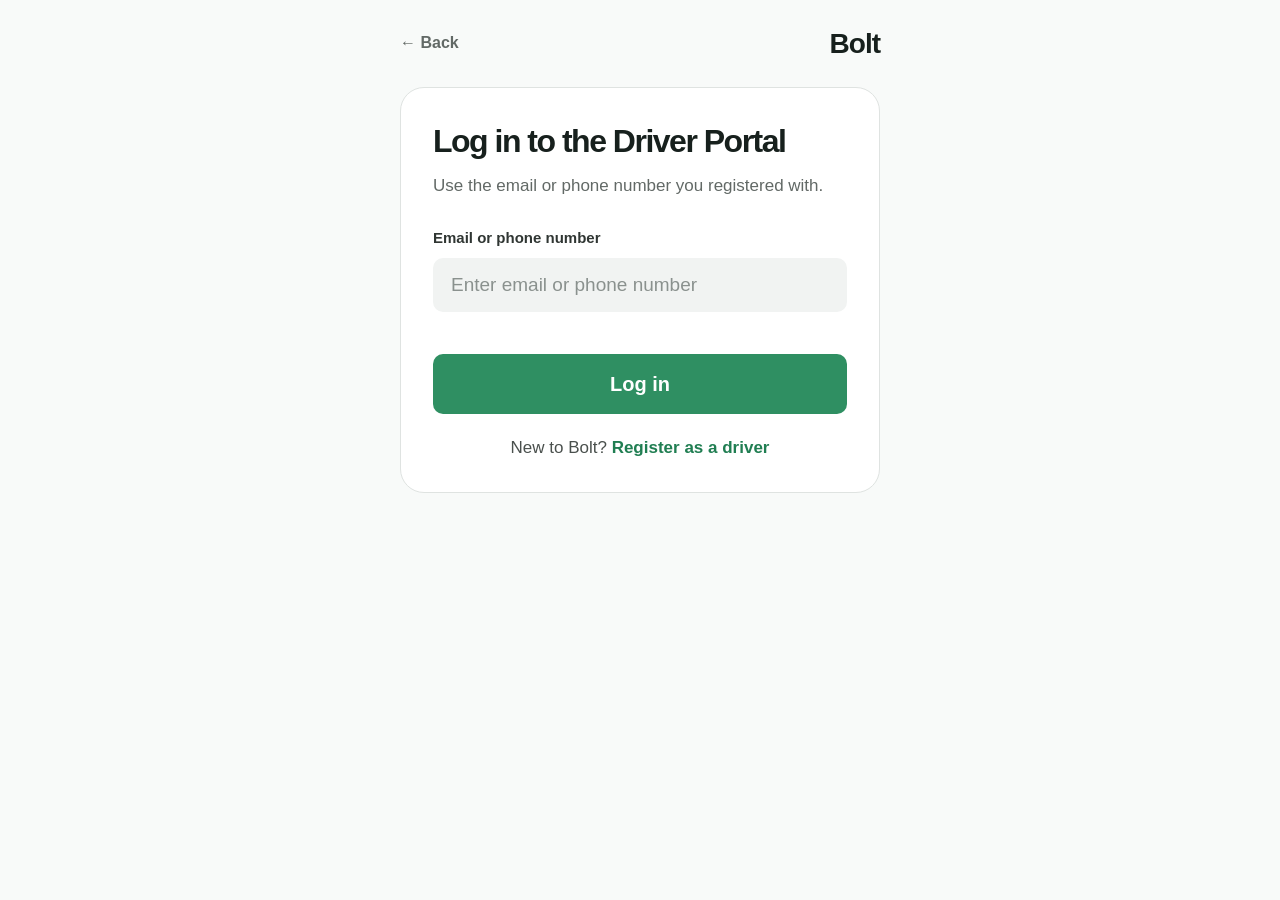
<file: login.html>
<!DOCTYPE html>
<html lang="en">
<head>
    <meta charset="UTF-8">
    <meta name="viewport" content="width=device-width, initial-scale=1.0">
    <title>Log in | Bolt Driver Portal</title>
    <link rel="stylesheet" href="m.css">
    <!-- otp.css gives us the slim top bar and white card; login.css adds the input styles -->
    <link rel="stylesheet" href="otp.css">
    <link rel="stylesheet" href="login.css">
</head>

<body class="otp-page">

    <header class="otp-top">
        <a class="otp-back" href="driver.html">&larr; Back</a>
        <a class="otp-logo" href="index.html">Bolt</a>
    </header>

    <main class="otp-card">

        <!-- LOGIN FORM -->
        <section id="login-box">
            <h1>Log in to the Driver Portal</h1>
            <p class="otp-sub">Use the email or phone number you registered with.</p>

            <form id="login-form" novalidate>
                <label class="f-label" for="login-id">Email or phone number</label>
                <input class="f-input" type="text" id="login-id" autocomplete="username" placeholder="Enter email or phone number">

                <p class="otp-error" id="login-error" role="alert"></p>

                <button class="signup-btn" type="submit">Log in</button>
            </form>

            <p class="login-line">New to Bolt? <a href="driver.html#signup">Register as a driver</a></p>
        </section>

        <!-- SHOWN AFTER A SUCCESSFUL LOGIN (hidden until then) -->
        <section id="welcome-box" hidden>
            <h1>Welcome back</h1>
            <p class="otp-sub" id="welcome-text"></p>
            <button class="signup-btn" id="logout-btn" type="button">Log out</button>
        </section>

    </main>

    <script src="login.js"></script>
</body>
</html>
</file>
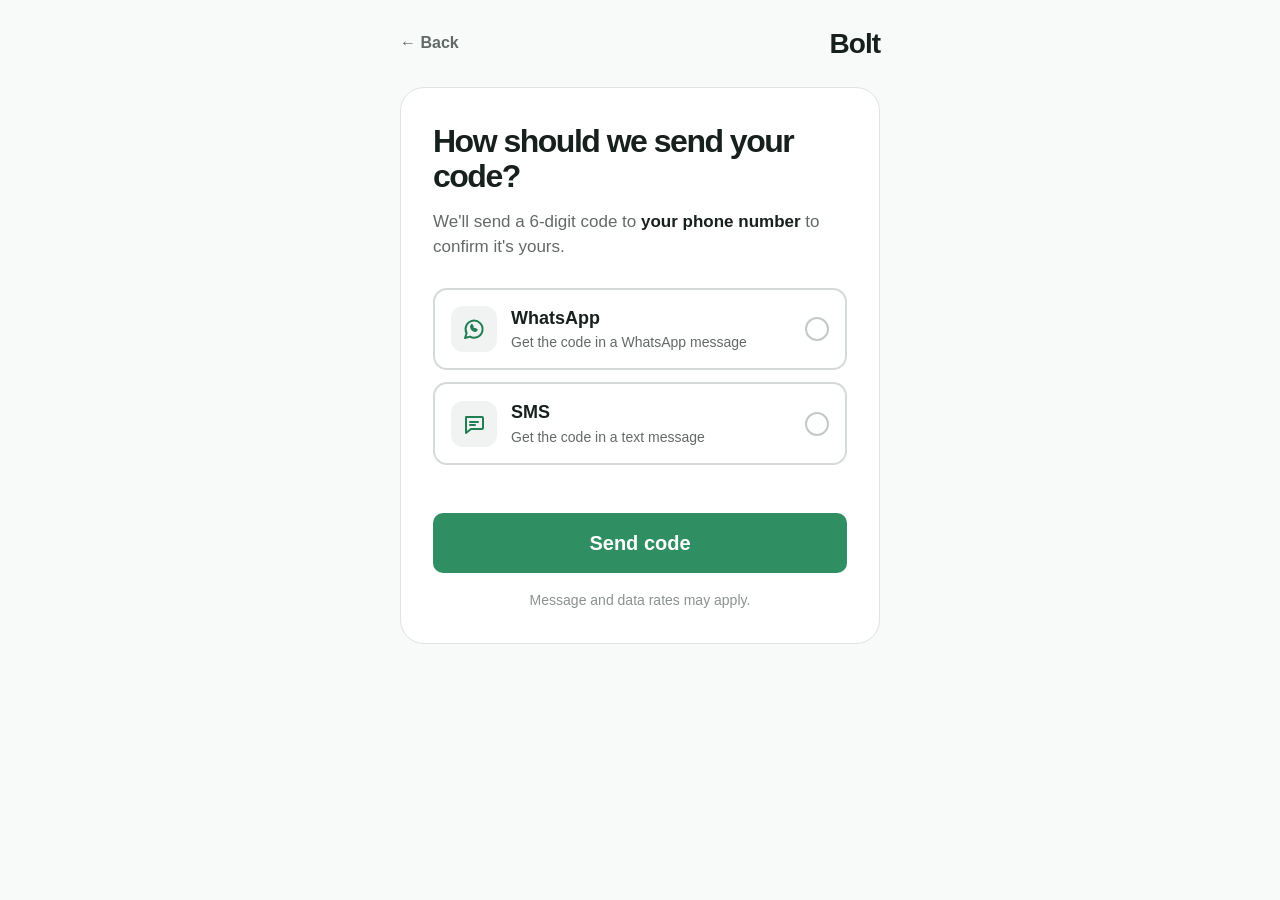
<file: otp-channel.html>
<!DOCTYPE html>
<html lang="en">
<head>
    <meta charset="UTF-8">
    <meta name="viewport" content="width=device-width, initial-scale=1.0">
    <title>Verify your phone number | Bolt</title>
    <!-- m.css gives us the shared colours (--green, --ink ...) and fonts -->
    <link rel="stylesheet" href="m.css">
    <link rel="stylesheet" href="otp.css">
</head>

<body class="otp-page">

    <!-- Slim top bar: no full navbar, so the driver stays focused on this one step -->
    <header class="otp-top">
        <a class="otp-back" href="driver.html#signup" id="back-link">&larr; Back</a>
        <a class="otp-logo" href="index.html">Bolt</a>
    </header>

    <main class="otp-card">

        <!-- STEP 1: choose WhatsApp or SMS -->
        <section id="otp-choose">
            <h1>How should we send your code?</h1>
            <p class="otp-sub">
                We'll send a 6-digit code to <strong id="otp-phone">your phone number</strong>
                to confirm it's yours.
            </p>

            <form id="otp-form" novalidate>
                <!-- Each choice is a label wrapping a hidden radio, so the whole row is clickable -->
                <label class="otp-option">
                    <input type="radio" name="channel" value="whatsapp">
                    <span class="otp-icon">
                        <svg width="24" height="24" viewBox="0 0 24 24" fill="none" stroke="currentColor" stroke-width="2" stroke-linecap="round" stroke-linejoin="round"><path d="M3 21l1.6-4.8A8.5 8.5 0 1 1 8 19.6z"/><path d="M9 9.5c.3 2.2 2.3 4.2 4.5 4.5l1.2-1.2-1.8-1-.8.6c-.8-.4-1.5-1.1-1.9-1.9l.6-.8-1-1.8z"/></svg>
                    </span>
                    <span class="otp-text"><b>WhatsApp</b><small>Get the code in a WhatsApp message</small></span>
                    <span class="otp-dot"></span>
                </label>

                <label class="otp-option">
                    <input type="radio" name="channel" value="sms">
                    <span class="otp-icon">
                        <svg width="24" height="24" viewBox="0 0 24 24" fill="none" stroke="currentColor" stroke-width="2" stroke-linecap="round" stroke-linejoin="round"><path d="M4 5h16a1 1 0 0 1 1 1v10a1 1 0 0 1-1 1H9l-5 4V6a1 1 0 0 1 1-1z"/><line x1="8" y1="10" x2="16" y2="10"/><line x1="8" y1="13" x2="13" y2="13"/></svg>
                    </span>
                    <span class="otp-text"><b>SMS</b><small>Get the code in a text message</small></span>
                    <span class="otp-dot"></span>
                </label>

                <p class="otp-error" id="otp-error" role="alert"></p>

                <button class="signup-btn" id="otp-send" type="submit">Send code</button>
            </form>

            <p class="otp-fine">Message and data rates may apply.</p>
        </section>


    </main>

    <script src="otp-core.js"></script>
    <script src="otp.js"></script>
</body>
</html>
</file>
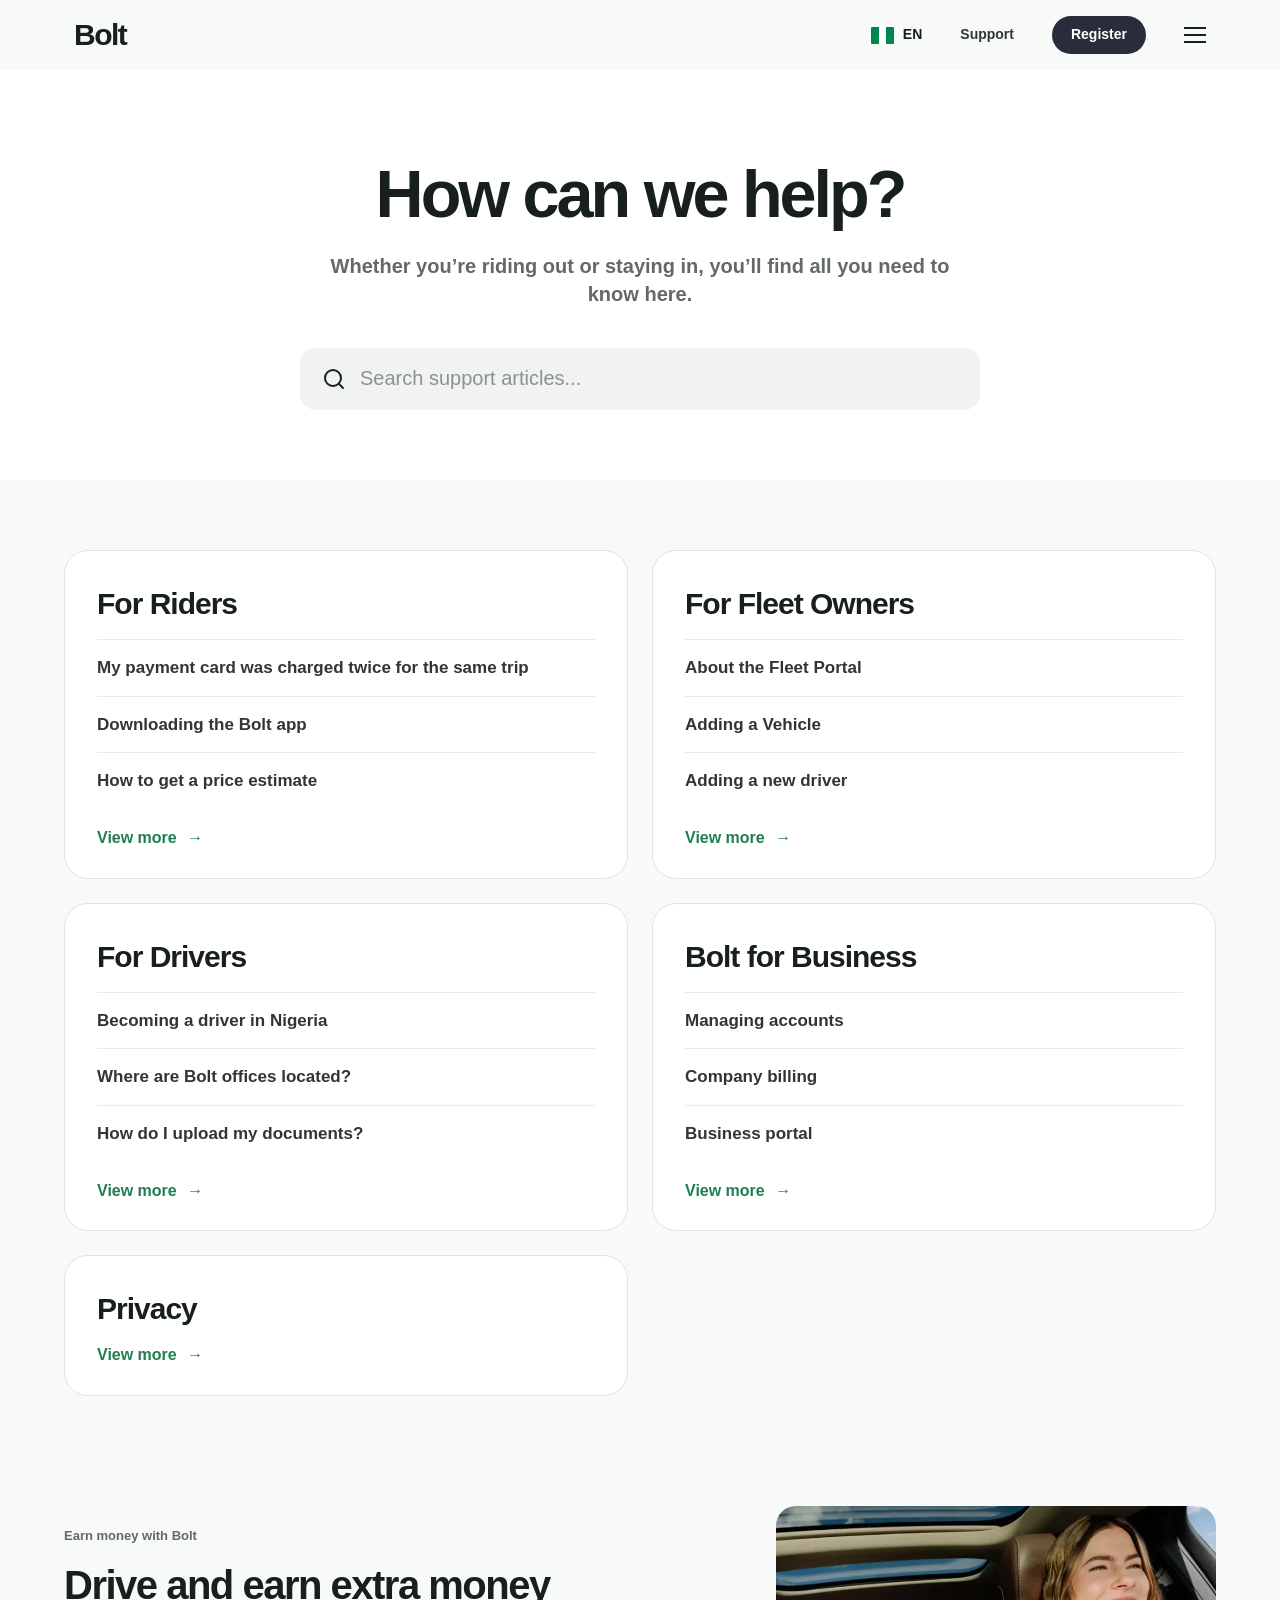
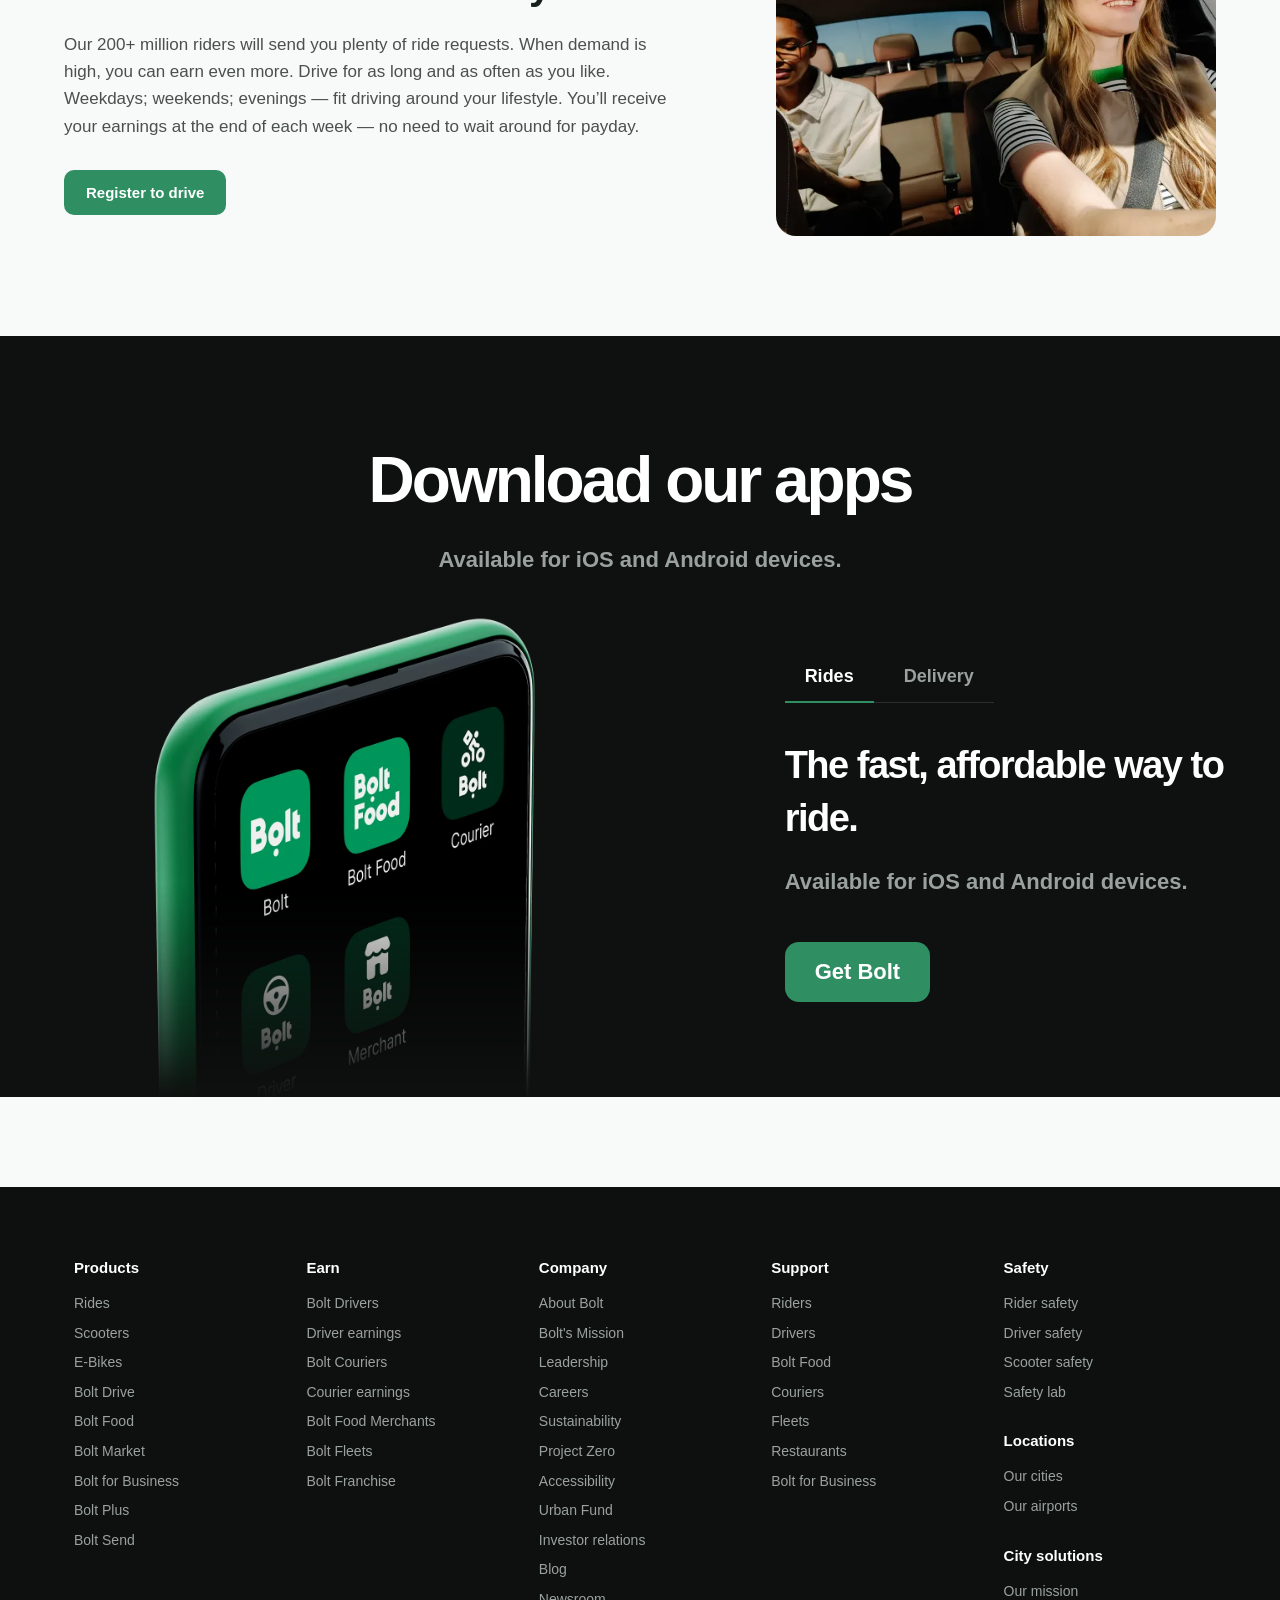
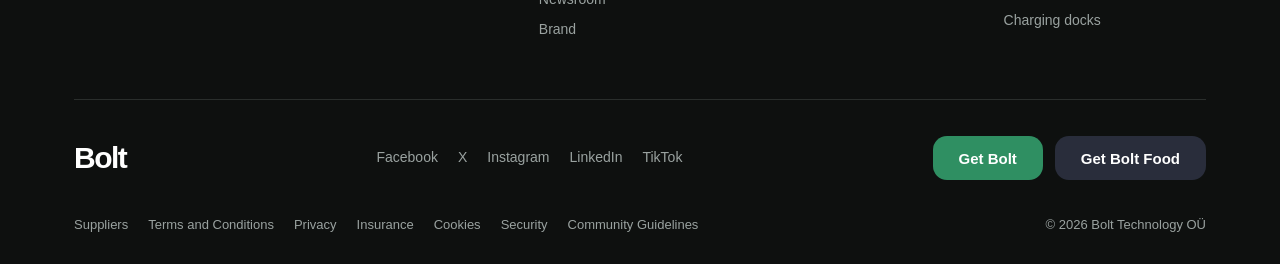
<file: support.html>
<!DOCTYPE html>
<html lang="en">
<head>
    <meta charset="UTF-8">
    <meta name="viewport" content="width=device-width, initial-scale=1.0">
    <title>Support Portal | Bolt</title>
    <meta name="description" content="Welcome to Bolt Support — how can we help you? Here you’ll find the most helpful articles and topics for customers, drivers, fleet owners, and couriers.">
    <link rel="stylesheet" href="m.css">
    <link rel="stylesheet" href="modal.css">
    <link rel="stylesheet" href="support.css">
</head>

<body class="support-page">

    <!-- NAVBAR -->
    <nav class="navbar">
        <input type="checkbox" id="menu-toggle" class="menu-toggle">
        <input type="checkbox" id="lang-toggle" class="lang-toggle">
        <a class="logo" href="index.html">Bolt</a>

        <div class="nav-right">
            <label class="language" for="lang-toggle">
                <div class="flag">
                    <span></span>
                    <span></span>
                    <span></span>
                </div>
                <span>EN</span>
            </label>

            <a href="support.html">Support</a>

            <div class="register-wrap">
                <input type="checkbox" id="register-toggle" class="register-toggle">
                <label class="register" for="register-toggle">Register</label>

                <div class="register-panel">
                    <a href="driver.html" class="rp-item">
                        <span class="rp-icon"><svg width="22" height="22" viewBox="0 0 24 24" fill="#4a56d6"><circle cx="12" cy="7" r="4"/><path d="M4 21c0-4.4 3.6-7 8-7s8 2.6 8 7z"/></svg></span>
                        <span class="rp-text"><b>Become a driver</b><small>Make money on your terms</small></span>
                        <svg class="rp-chev" width="18" height="18" viewBox="0 0 24 24" fill="none" stroke="currentColor" stroke-width="2.4" stroke-linecap="round" stroke-linejoin="round"><polyline points="9 18 15 12 9 6"></polyline></svg>
                    </a>
                    <a href="#" class="rp-item">
                        <span class="rp-icon"><svg width="22" height="22" viewBox="0 0 24 24" fill="none" stroke="#207e52" stroke-width="2" stroke-linecap="round" stroke-linejoin="round"><circle cx="6" cy="17" r="3"/><circle cx="18" cy="17" r="3"/><path d="M6 17l4-8h5l3 8M10 9L9 6H7"/></svg></span>
                        <span class="rp-text"><b>Become a courier</b><small>Deliver food and get paid weekly</small></span>
                        <svg class="rp-chev" width="18" height="18" viewBox="0 0 24 24" fill="none" stroke="currentColor" stroke-width="2.4" stroke-linecap="round" stroke-linejoin="round"><polyline points="9 18 15 12 9 6"></polyline></svg>
                    </a>
                    <a href="#" class="rp-item">
                        <span class="rp-icon"><svg width="22" height="22" viewBox="0 0 24 24" fill="none" stroke="#207e52" stroke-width="2.2" stroke-linecap="round" stroke-linejoin="round"><path d="M5 3v7a2 2 0 0 0 2 2v9M9 3v7M7 3v7M18 3c-2.4 2-2.4 7 0 8.5V21"/></svg></span>
                        <span class="rp-text"><b>Add a restaurant or store</b><small>Reach more customers and increase earnings</small></span>
                        <svg class="rp-chev" width="18" height="18" viewBox="0 0 24 24" fill="none" stroke="currentColor" stroke-width="2.4" stroke-linecap="round" stroke-linejoin="round"><polyline points="9 18 15 12 9 6"></polyline></svg>
                    </a>
                    <a href="#" class="rp-item">
                        <span class="rp-icon"><svg width="22" height="22" viewBox="0 0 24 24" fill="#207e52"><path d="M4 12l2-5.5A2 2 0 0 1 7.9 5h8.2A2 2 0 0 1 18 6.5L20 12v6h-3v-2H7v2H4z"/></svg></span>
                        <span class="rp-text"><b>Sign up as a fleet owner</b><small>Add your fleet to Bolt and boost your income</small></span>
                        <svg class="rp-chev" width="18" height="18" viewBox="0 0 24 24" fill="none" stroke="currentColor" stroke-width="2.4" stroke-linecap="round" stroke-linejoin="round"><polyline points="9 18 15 12 9 6"></polyline></svg>
                    </a>
                    <a href="#" class="rp-item">
                        <span class="rp-icon"><svg width="22" height="22" viewBox="0 0 24 24" fill="#207e52"><rect x="3" y="8" width="18" height="12" rx="2.5"/><path d="M9 8V5.5h6V8" fill="none" stroke="#207e52" stroke-width="2"/></svg></span>
                        <span class="rp-text"><b>Bolt for Business</b><small>Bolt products and services scaled-up for your business</small></span>
                        <svg class="rp-chev" width="18" height="18" viewBox="0 0 24 24" fill="none" stroke="currentColor" stroke-width="2.4" stroke-linecap="round" stroke-linejoin="round"><polyline points="9 18 15 12 9 6"></polyline></svg>
                    </a>
                </div>
            </div>

            <label class="menu" for="menu-toggle" aria-label="Menu">
                <span></span>
                <span></span>
                <span></span>
            </label>
        </div>

        <div class="menu-panel">
            <div class="menu-col">
                <h5>Products</h5>
                <a href="rides.html">Rides</a>
                <a href="#">Scooters</a>
                <a href="#">E-Bikes</a>
                <a href="#">Bolt Drive</a>
                <a href="#">Bolt Food</a>
                <a href="#">Bolt Market</a>
                <a href="#">Bolt for Business</a>
                <a href="#">Bolt Plus</a>
                <a href="#">Bolt Send</a>
            </div>

            <div class="menu-col">
                <h5>Earn</h5>
                <a href="driver.html">Bolt Drivers</a>
                <a href="earn.html">Driver earnings</a>
                <a href="#">Bolt Couriers</a>
                <a href="#">Courier earnings</a>
                <a href="#">Bolt Food Merchants</a>
                <a href="#">Bolt Fleets</a>
                <a href="#">Bolt Franchise</a>
            </div>

            <div class="menu-col">
                <h5>Company</h5>
                <a href="#">About Bolt</a>
                <a href="#">Bolt's Mission</a>
                <a href="#">Leadership</a>
                <a href="#">Careers</a>
                <a href="#">Sustainability</a>
                <a href="#">Blog</a>
                <a href="#">Newsroom</a>
            </div>

            <div class="menu-col">
                <h5>Support</h5>
                <a href="#">Riders</a>
                <a href="#">Drivers</a>
                <a href="#">Bolt Food</a>
                <a href="#">Couriers</a>
                <a href="#">Fleets</a>
                <a href="#">Restaurants</a>
            </div>

            <div class="menu-col">
                <h5>Safety</h5>
                <a href="#">Rider safety</a>
                <a href="#">Driver safety</a>
                <a href="#">Scooter safety</a>
                <a href="#">Safety lab</a>
            </div>
        </div>

        <div class="lang-modal">
            <label class="lang-backdrop" for="lang-toggle"></label>

            <div class="lang-box">
                <div class="lang-top">
                    <div class="lang-search">
                        <svg width="26" height="26" viewBox="0 0 24 24" fill="none" stroke="currentColor" stroke-width="2" stroke-linecap="round"><circle cx="11" cy="11" r="8"></circle><line x1="21" y1="21" x2="16.65" y2="16.65"></line></svg>
                        <input type="text" id="region-search" placeholder="Search region" autocomplete="off">
                    </div>
                    <label class="lang-close" for="lang-toggle" aria-label="Close">
                        <svg width="22" height="22" viewBox="0 0 24 24" fill="none" stroke="currentColor" stroke-width="2.5" stroke-linecap="round"><line x1="5" y1="5" x2="19" y2="19"></line><line x1="19" y1="5" x2="5" y2="19"></line></svg>
                    </label>
                </div>

                <ul class="region-list"><!-- filled in by script.js --></ul>
            </div>
        </div>

    </nav>

    <!-- HERO + SEARCH -->
    <header class="s-hero">
        <h1>How can we help?</h1>
        <p>Whether you’re riding out or staying in, you’ll find all you need to know here.</p>

        <div class="s-search">
            <svg width="24" height="24" viewBox="0 0 24 24" fill="none" stroke="currentColor" stroke-width="2" stroke-linecap="round"><circle cx="11" cy="11" r="8"></circle><line x1="21" y1="21" x2="16.65" y2="16.65"></line></svg>
            <input type="text" id="support-search" placeholder="Search support articles..." autocomplete="off" aria-label="Search support articles">
        </div>
    </header>

    <main>

        <!-- CATEGORIES -->
        <section class="s-cats">
            <article class="s-cat">
                <h2><a href="#">For Riders</a></h2>
                <ul>
                    <li><a href="#">My payment card was charged twice for the same trip</a></li>
                    <li><a href="#">Downloading the Bolt app</a></li>
                    <li><a href="#">How to get a price estimate</a></li>
                </ul>
                <a class="s-more" href="#">View more <span>&rarr;</span></a>
            </article>

            <article class="s-cat">
                <h2><a href="#">For Fleet Owners</a></h2>
                <ul>
                    <li><a href="#">About the Fleet Portal</a></li>
                    <li><a href="#">Adding a Vehicle</a></li>
                    <li><a href="#">Adding a new driver</a></li>
                </ul>
                <a class="s-more" href="#">View more <span>&rarr;</span></a>
            </article>

            <article class="s-cat">
                <h2><a href="#">For Drivers</a></h2>
                <ul>
                    <li><a href="#">Becoming a driver in Nigeria</a></li>
                    <li><a href="#">Where are Bolt offices located?</a></li>
                    <li><a href="#">How do I upload my documents?</a></li>
                </ul>
                <a class="s-more" href="#">View more <span>&rarr;</span></a>
            </article>

            <article class="s-cat">
                <h2><a href="#">Bolt for Business</a></h2>
                <ul>
                    <li><a href="#">Managing accounts</a></li>
                    <li><a href="#">Company billing</a></li>
                    <li><a href="#">Business portal</a></li>
                </ul>
                <a class="s-more" href="#">View more <span>&rarr;</span></a>
            </article>

            <article class="s-cat">
                <h2><a href="#">Privacy</a></h2>
                <a class="s-more" href="#">View more <span>&rarr;</span></a>
            </article>
        </section>

        <p class="s-empty" id="support-empty" hidden>No articles match your search.</p>

        <!-- EARN MONEY WITH BOLT -->
        <section class="s-earn">
            <div class="s-earn-text">
                <span class="tag">Earn money with Bolt</span>
                <h3>Drive and earn extra money</h3>
                <p>Our 200+ million riders will send you plenty of ride requests. When demand is high, you can earn even more. Drive for as long and as often as you like. Weekdays; weekends; evenings — fit driving around your lifestyle. You’ll receive your earnings at the end of each week — no need to wait around for payday.</p>
                <a class="earn-btn" href="driver.html">Register to drive</a>
            </div>
            <img src="./MEDIA/image10.png" alt="">
        </section>

    </main>

    <!-- DOWNLOAD APPS -->
    <section class="download">
        <div class="download-head">
            <h2>Download our apps</h2>
            <p>Available for iOS and Android devices.</p>
        </div>

        <div class="download-box">
            <img id="dl-img" src="./MEDIA/image15.png" alt="Download our apps">

            <div class="download-text">
                <div class="tabs">
                    <button type="button" class="tab active" data-tab="rides">Rides</button>
                    <button type="button" class="tab" data-tab="delivery">Delivery</button>
                </div>

                <h3 id="dl-title">The fast, affordable way to ride.</h3>
                <p id="dl-sub">Available for iOS and Android devices.</p>
                <button id="dl-btn" class="get-bolt">Get Bolt</button>
            </div>
        </div>
    </section>

    <!-- FOOTER -->
    <footer class="footer">
        <div class="footer-cols">
            <div>
                <h5>Products</h5>
                <a href="rides.html">Rides</a>
                <a href="#">Scooters</a>
                <a href="#">E-Bikes</a>
                <a href="#">Bolt Drive</a>
                <a href="#">Bolt Food</a>
                <a href="#">Bolt Market</a>
                <a href="#">Bolt for Business</a>
                <a href="#">Bolt Plus</a>
                <a href="#">Bolt Send</a>
            </div>

            <div>
                <h5>Earn</h5>
                <a href="driver.html">Bolt Drivers</a>
                <a href="earn.html">Driver earnings</a>
                <a href="#">Bolt Couriers</a>
                <a href="#">Courier earnings</a>
                <a href="#">Bolt Food Merchants</a>
                <a href="#">Bolt Fleets</a>
                <a href="#">Bolt Franchise</a>
            </div>

            <div>
                <h5>Company</h5>
                <a href="#">About Bolt</a>
                <a href="#">Bolt's Mission</a>
                <a href="#">Leadership</a>
                <a href="#">Careers</a>
                <a href="#">Sustainability</a>
                <a href="#">Project Zero</a>
                <a href="#">Accessibility</a>
                <a href="#">Urban Fund</a>
                <a href="#">Investor relations</a>
                <a href="#">Blog</a>
                <a href="#">Newsroom</a>
                <a href="#">Brand</a>
            </div>

            <div>
                <h5>Support</h5>
                <a href="#">Riders</a>
                <a href="#">Drivers</a>
                <a href="#">Bolt Food</a>
                <a href="#">Couriers</a>
                <a href="#">Fleets</a>
                <a href="#">Restaurants</a>
                <a href="#">Bolt for Business</a>
            </div>

            <div>
                <h5>Safety</h5>
                <a href="#">Rider safety</a>
                <a href="#">Driver safety</a>
                <a href="#">Scooter safety</a>
                <a href="#">Safety lab</a>

                <h5 class="gap">Locations</h5>
                <a href="#">Our cities</a>
                <a href="#">Our airports</a>

                <h5 class="gap">City solutions</h5>
                <a href="#">Our mission</a>
                <a href="#">Charging docks</a>
            </div>
        </div>

        <div class="footer-mid">
            <div class="footer-logo">Bolt</div>
            <div class="socials">
                <a href="#">Facebook</a>
                <a href="#">X</a>
                <a href="#">Instagram</a>
                <a href="#">LinkedIn</a>
                <a href="#">TikTok</a>
            </div>
            <div class="footer-btns">
                <button class="get-bolt">Get Bolt</button>
                <button class="earn-bolt dark">Get Bolt Food</button>
            </div>
        </div>

        <div class="footer-bottom">
            <div class="legal">
                <a href="#">Suppliers</a>
                <a href="#">Terms and Conditions</a>
                <a href="#">Privacy</a>
                <a href="#">Insurance</a>
                <a href="#">Cookies</a>
                <a href="#">Security</a>
                <a href="#">Community Guidelines</a>
            </div>
            <span>© 2026 Bolt Technology OÜ</span>
        </div>
    </footer>

    <script src="script.js"></script>

</body>
</html>
</file>
<file: m.css>
* {
    margin: 0;
    padding: 0;
    box-sizing: border-box;
}

:root {
    --bg: #f8faf9;
    --ink: #17201d;
    --muted: #626966;
    --green: #2f8f62;
    --green-deep: #207e52;
    --dark: #0e100f;
    --line: #d5d9d7;
}

body {
    font-family: Arial, Helvetica, sans-serif;
    background-color: var(--bg);
    color: var(--ink);
    line-height: 1.4;
}

img {
    display: block;
    max-width: 100%;
}

a {
    color: inherit;
}

/* ---------- NAVBAR ---------- */
.navbar {
    position: relative;
    z-index: 100;
    width: 100%;
    height: 70px;
    display: flex;
    align-items: center;
    justify-content: space-between;
    padding: 0 max(74px, calc((100% - 1500px) / 2));
}

.logo {
    text-decoration: none;
    font-size: 30px;
    font-weight: 800;
    letter-spacing: -1.5px;
}

.nav-right {
    display: flex;
    align-items: center;
    gap: 38px;
}

.language {
    cursor: pointer;
    display: flex;
    align-items: center;
    gap: 9px;
    font-size: 14px;
    font-weight: 600;
}

.flag {
    width: 23px;
    height: 17px;
    display: flex;
    border-radius: 1px;
    overflow: hidden;
}

.flag span {
    width: 33.33%;
    height: 100%;
}

.flag span:nth-child(1),
.flag span:nth-child(3) {
    background-color: #008751;
}

.flag span:nth-child(2) {
    background-color: white;
}

.nav-right a {
    text-decoration: none;
    color: #303633;
    font-size: 14px;
    font-weight: 600;
}

.register {
    display: inline-block;
    border: none;
    background-color: #292d3b;
    color: white;
    padding: 9px 19px;
    border-radius: 20px;
    font-size: 14px;
    font-weight: 700;
    cursor: pointer;
}

.menu {
    display: flex;
    flex-direction: column;
    gap: 5px;
    cursor: pointer;
}

.menu span {
    display: block;
    width: 22px;
    height: 2px;
    background-color: var(--ink);
}

/* ---------- DROPDOWN MENU ---------- */
.menu-toggle {
    display: none;
}

/* hamburger turns into an X when open */
.menu span {
    transition: transform 0.25s, opacity 0.25s;
}

.menu-toggle:checked ~ .nav-right .menu span:nth-child(1) {
    transform: translateY(7px) rotate(45deg);
}

.menu-toggle:checked ~ .nav-right .menu span:nth-child(2) {
    opacity: 0;
}

.menu-toggle:checked ~ .nav-right .menu span:nth-child(3) {
    transform: translateY(-7px) rotate(-45deg);
}

.menu-panel {
    display: none;
    position: absolute;
    top: 100%;
    left: 0;
    right: 0;
    background-color: white;
    border-top: 1px solid var(--line);
    box-shadow: 0 20px 40px rgba(0, 0, 0, 0.12);
    padding: 40px 74px 50px;
    grid-template-columns: repeat(5, 1fr);
    gap: 30px;
}

.menu-toggle:checked ~ .menu-panel {
    display: grid;
}

.menu-col h5 {
    font-size: 16px;
    margin-bottom: 18px;
}

.menu-col a {
    display: block;
    color: var(--muted);
    text-decoration: none;
    font-size: 15px;
    font-weight: 600;
    margin-bottom: 12px;
}

.menu-col a:hover {
    color: var(--green-deep);
}

/* ---------- REGION / LANGUAGE POPUP ---------- */
.lang-toggle {
    display: none;
}

.lang-modal {
    display: none;
    position: fixed;
    inset: 0;
    z-index: 300;
    align-items: center;
    justify-content: center;
}

.lang-toggle:checked ~ .lang-modal {
    display: flex;
}

.lang-backdrop {
    position: absolute;
    inset: 0;
    background-color: rgba(60, 72, 66, 0.6);
    cursor: default;
}

.lang-box {
    position: relative;
    width: min(690px, 94vw);
    max-height: 90vh;
    background-color: white;
    border-radius: 28px;
    padding: 20px 40px 40px;
    display: flex;
    flex-direction: column;
}

.lang-top {
    display: flex;
    align-items: center;
    gap: 40px;
    padding: 0 0 24px 25px;
}

.lang-search {
    flex: 1;
    display: flex;
    align-items: center;
    gap: 12px;
    height: 52px;
    padding: 0 18px;
    background-color: #f1f3f2;
    border: 2px solid #b9bfbc;
    border-radius: 14px;
    color: var(--ink);
}

.lang-search:focus-within {
    border-color: var(--green-deep);
}

.lang-search input {
    flex: 1;
    border: none;
    outline: none;
    background: none;
    font-size: 20px;
    font-family: inherit;
    color: var(--ink);
}

.lang-search input::placeholder {
    color: #8a918e;
}

.lang-close {
    cursor: pointer;
    display: flex;
    padding: 6px;
    color: var(--ink);
}

.region-list {
    list-style: none;
    overflow-y: auto;
    scrollbar-width: thin;
    padding-right: 6px;
}

.region {
    display: grid;
    grid-template-columns: 40px 210px 1fr;
    gap: 10px;
    align-items: center;
    padding: 14px 10px;
    border-radius: 16px;
    min-height: 80px;
}

.region:hover,
.region.selected {
    background-color: #f4f6f5;
}

.region-name small {
    display: block;
    color: var(--muted);
    font-size: 14px;
}

.region-name b {
    font-size: 18px;
    font-weight: 600;
}

.region-langs {
    display: flex;
    flex-wrap: wrap;
    gap: 6px 20px;
}

.region-langs a {
    color: var(--ink);
    font-size: 18px;
    font-weight: 500;
    text-decoration: underline;
    text-decoration-color: #cfd5d2;
    text-underline-offset: 5px;
}

.region-langs a:hover {
    text-decoration-color: var(--green-deep);
}

.region.selected .region-langs a {
    color: var(--green-deep);
}

/* flags drawn in CSS (swap for real images if you have them) */
.fl {
    position: relative;
    display: flex;
    align-items: center;
    justify-content: center;
    width: 40px;
    height: 28px;
    border-radius: 4px;
    box-shadow: inset 0 0 0 1px rgba(0, 0, 0, 0.08);
}

.fl-ng { background: linear-gradient(90deg, #008751 33.3%, #fff 33.3% 66.6%, #008751 66.6%); }
.fl-global { background: #1c7cf0; }
.fl-ao { background: linear-gradient(#cc092f 50%, #000 50%); }
.fl-az { background: linear-gradient(#00b5e2 33.3%, #ef3340 33.3% 66.6%, #509e2f 66.6%); }
.fl-be { background: linear-gradient(90deg, #000 33.3%, #fdda24 33.3% 66.6%, #ef3340 66.6%); }
.fl-cz { background: linear-gradient(#fff 50%, #d7141a 50%); }
.fl-cz::before {
    content: "";
    position: absolute;
    inset: 0;
    background: #11457e;
    clip-path: polygon(0 0, 50% 50%, 0 100%);
}
.fl-dk {
    background:
        linear-gradient(90deg, transparent 28%, #fff 28% 40%, transparent 40%),
        linear-gradient(transparent 40%, #fff 40% 60%, transparent 60%),
        #c8102e;
}
.fl-ee { background: linear-gradient(#0072ce 33.3%, #000 33.3% 66.6%, #fff 66.6%); }
.fl-fr { background: linear-gradient(90deg, #0055a4 33.3%, #fff 33.3% 66.6%, #ef4135 66.6%); }
.fl-gh { background: linear-gradient(#ce1126 33.3%, #fcd116 33.3% 66.6%, #006b3f 66.6%); }
.fl-lt { background: linear-gradient(#fdb913 33.3%, #006a44 33.3% 66.6%, #c1272d 66.6%); }
.fl-pl { background: linear-gradient(#fff 50%, #dc143c 50%); }
.fl-ua { background: linear-gradient(#0057b7 50%, #ffd700 50%); }

/* ---------- REGISTER DROPDOWN ---------- */
.register-wrap {
    position: relative;
}

.register-toggle {
    display: none;
}

.register-panel {
    display: none;
    position: absolute;
    top: calc(100% + 28px);
    right: 0;
    width: min(335px, 92vw);
    background-color: white;
    border-radius: 22px;
    box-shadow: 0 24px 40px rgba(0, 0, 0, 0.16);
    padding: 6px 0;
    z-index: 150;
}

.register-toggle:checked ~ .register-panel {
    display: block;
}

/* .nav-right prefix keeps these ahead of the generic ".nav-right a" rules */
.nav-right .register-panel a {
    display: grid;
    grid-template-columns: 22px 1fr 18px;
    gap: 8px;
    align-items: start;
    padding: 18px 20px 18px 22px;
    color: var(--ink);
    text-decoration: none;
}

.nav-right .register-panel a:hover {
    background-color: #f4f6f5;
}

.rp-icon {
    display: flex;
    padding-top: 1px;
}

.rp-text b {
    display: block;
    font-size: 18px;
    font-weight: 600;
    margin-bottom: 4px;
}

.rp-text small {
    display: block;
    color: var(--muted);
    font-size: 15px;
    font-weight: 500;
    line-height: 1.4;
}

.rp-chev {
    margin-top: 2px;
}

/* ---------- HERO ---------- */
.hero {
    width: 100%;
    background-color: white;
    padding-top: 60px;
}

.hero h1 {
    text-align: center;
    font-size: 55px;
    font-weight: 800;
    letter-spacing: -3.5px;
    margin-bottom: 42px;
}

.hero p {
    color: var(--muted);
    text-align: center;
    font-size: 15px;
    font-weight: 600;
    margin-bottom: 35px;
    padding: 0 20px;
}

.buttons {
    display: flex;
    gap: 16px;
    justify-content: center;
    flex-wrap: wrap;
}

.buttons button,
.footer-btns button {
    border: none;
    height: 48px;
    padding: 0 48px;
    border-radius: 14px;
    font-size: 17px;
    font-weight: 700;
    cursor: pointer;
}

.buttons a {
    display: inline-flex;
    align-items: center;
    justify-content: center;
    height: 48px;
    padding: 0 48px;
    border-radius: 14px;
    font-size: 17px;
    font-weight: 700;
    text-decoration: none;
    cursor: pointer;
}

.earn-bolt:hover {
    opacity: 0.85;
}

.get-bolt {
    background-color: var(--green);
    color: white;
}

.get-bolt:hover {
    opacity: 0.8;
}

.earn-bolt {
    background-color: #e7ebe9;
    color: var(--muted);
}

.first-image {
    margin-top: 50px;
}

.first-image img {
    width: 100%;
    height: auto;
    transition: transform 0.3s;
}

.first-image img:hover {
    transform: scale(0.99);
}

/* ---------- OUR SERVICES ---------- */
.container {
    width: 100%;
    background-color: white;
    padding: 50px 20px 10px;
    text-align: center;
}

.service h1 {
    font-size: 40px;
    margin-bottom: 14px;
}

.service p {
    color: var(--muted);
    font-size: 15px;
    max-width: 640px;
    margin: 0 auto;
}

.images {
    display: flex;
    gap: 20px;
    width: 100%;
    padding: 60px 0 50px 10%;
    overflow-x: auto;
    flex-wrap: nowrap;
    scrollbar-width: none;
    scroll-snap-type: x mandatory;
    scroll-padding-left: 10%;
}

.images::-webkit-scrollbar {
    display: none;
}

.card {
    scroll-snap-align: start;
    position: relative;
    flex: 0 0 487px;
    aspect-ratio: 487 / 775;
    border-radius: 28px;
    overflow: hidden;
    background-color: #f1f8f4;
}

.card img {
    position: absolute;
    inset: 0;
    width: 100%;
    height: 100%;
    object-fit: cover;
}

.card-text {
    position: relative;
    z-index: 1;
    padding: 44px 40px;
}

.card h3 {
    font-size: 32px;
    letter-spacing: -1px;
    margin-bottom: 22px;
}

.card p {
    font-size: 22px;
    line-height: 1.6;
    font-weight: 600;
    margin-bottom: 26px;
    max-width: 420px;
}

.card-btn {
    display: inline-block;
    padding: 18px 30px;
    border-radius: 10px;
    font-size: 22px;
    font-weight: 700;
    text-decoration: none;
    background-color: var(--green);
    color: white;
}

.card-btn:hover {
    opacity: 0.85;
}

/* per-card colours (text sits on top of the image) */
.card-rides { background-color: #030f0b; }
.card-rides h3 { color: #fff; }
.card-rides p  { color: #9bb3a8; }

.card-food h3 { color: #e9ece9; }
.card-food p  { color: #cfd6d1; }

.card-drive h3 { color: #fff; }
.card-drive p  { color: #fff; }
.card-drive .card-btn { background-color: #e4fbef; color: #0b2a1d; }

.card-market { border: 1px solid #e3ebe6; box-shadow: 0 8px 20px rgba(0, 0, 0, 0.08); }
.card-market h3 { color: #17201d; }
.card-market p  { color: #17201d; }
.card-market .card-btn { background-color: #0b2a1d; color: #fff; }

.card-biz h3 { color: #17201d; }
.card-biz p  { color: #17201d; }
.card-biz .card-btn { background-color: #0b2a1d; color: #fff; }

.card-micro h3 { color: #fff; }
.card-micro p  { color: #fff; }

/* ---------- CAROUSEL ARROWS ---------- */
.carousel-nav {
    display: flex;
    justify-content: flex-end;
    gap: 10px;
    padding: 0 10% 90px 0;
}

.nav-btn {
    width: 50px;
    height: 50px;
    border: none;
    border-radius: 12px;
    background-color: #e7ebe9;
    color: var(--ink);
    display: flex;
    align-items: center;
    justify-content: center;
    cursor: pointer;
}

.nav-btn:hover:not(:disabled) {
    background-color: #d9dfdc;
}

.nav-btn:disabled {
    opacity: 0.45;
    cursor: default;
}

/* ---------- MEET BOLT 7 ---------- */
.machine {
    margin-top: 0;
    width: 100%;
    background-color: var(--dark);
    text-align: center;
    padding: 70px 24px 0;
    display: flex;
    flex-direction: column;
    align-items: center;
}

.machine h1 {
    color: white;
    font-size: 70px;
    letter-spacing: -2px;
    margin-bottom: 24px;
}

.machine p {
    color: rgb(154, 162, 160);
    font-size: 14px;
    line-height: 20px;
    max-width: 700px;
    margin-bottom: 34px;
}

.ride {
    background-color: rgb(24, 120, 76);
    color: white;
    text-decoration: none;
    font-size: 18px;
    padding: 14px 34px;
    border-radius: 10px;
}

.ride:hover {
    background-color: #017748;
}

.machine img {
    width: 100%;
    max-width: 1200px;
    padding-top: 60px;
}

/* ---------- ABOUT US ---------- */
.green {
    width: 100%;
    background-color: var(--green-deep);
    text-align: center;
    padding: 90px 24px 60px;
    display: flex;
    flex-direction: column;
    align-items: center;
}

.green .label {
    color: rgb(165, 207, 187);
    font-size: 15px;
    margin-bottom: 20px;
}

.green h1 {
    color: rgb(236, 238, 237);
    font-size: 70px;
    letter-spacing: -2px;
    margin-bottom: 30px;
}

.green .pa {
    color: rgb(165, 207, 187);
    font-size: 20px;
    max-width: 780px;
    margin-bottom: 40px;
}

.small-gr {
    background-color: rgb(230, 243, 243);
    color: black;
    text-decoration: none;
    font-size: 20px;
    padding: 14px 34px;
    border-radius: 10px;
}

.small-gr:hover {
    background-color: white;
}

.new-g {
    width: 100%;
    background-color: var(--green-deep);
}

.new-g img {
    width: 100%;
    max-width: 1200px;
    margin: 0 auto;
}

/* ---------- EARN MONEY WITH BOLT ---------- */
.white-bacg {
    width: 100%;
    background-color: var(--bg);
    padding: 100px 74px;
}

.earn-head {
    max-width: 940px;
    margin: 0 auto 60px;
}

.white-bacg h1 {
    color: black;
    font-size: 40px;
    margin-bottom: 14px;
}

.white-bacg p {
    color: rgb(135, 136, 136);
    font-size: 16px;
    max-width: 760px;
}

.earn-grid {
    max-width: 940px;
    margin: 0 auto;
    display: flex;
    flex-direction: column;
    gap: 90px;
}

.earn-card {
    display: flex;
    align-items: center;
    gap: 90px;
}

/* every second row: text on the left, image on the right */
.earn-card:nth-child(even) {
    flex-direction: row-reverse;
}

.earn-card img {
    flex: 0 0 360px;
    width: 360px;
    aspect-ratio: 3 / 4;
    object-fit: cover;
    border-radius: 14px;
}

.earn-text {
    flex: 1;
}

.tag {
    display: block;
    color: var(--muted);
    font-size: 13px;
    font-weight: 600;
    margin-bottom: 10px;
}

.earn-text h3 {
    font-size: 28px;
    letter-spacing: -0.5px;
    margin-bottom: 16px;
}

.white-bacg .earn-text p {
    color: #4a504d;
    font-size: 16px;
    line-height: 1.6;
    max-width: none;
    margin-bottom: 28px;
}

.earn-btn {
    display: inline-block;
    background-color: var(--green);
    color: white;
    text-decoration: none;
    font-size: 15px;
    font-weight: 700;
    padding: 12px 22px;
    border-radius: 10px;
}

.earn-btn:hover {
    opacity: 0.85;
}

/* ---------- LATEST FEATURES ---------- */
.latest {
    max-width: 1200px;
    margin: 110px auto 90px;
    padding: 0 24px;
    display: flex;
    flex-direction: column;
    align-items: center;
    text-align: center;
}

.latest-text {
    display: flex;
    flex-direction: column;
    align-items: center;
}

.latest .label {
    color: var(--muted);
    font-size: 20px;
    font-weight: 600;
    margin-bottom: 26px;
}

.latest h2 {
    font-size: 88px;
    font-weight: 800;
    letter-spacing: -4px;
    line-height: 1;
    margin-bottom: 38px;
}

.latest p {
    color: var(--muted);
    font-size: 24px;
    font-weight: 600;
    margin-bottom: 24px;
}

.latest .small {
    margin-bottom: 36px;
}

.send-btn {
    display: inline-block;
    background-color: var(--green);
    color: white;
    text-decoration: none;
    font-size: 22px;
    font-weight: 700;
    padding: 18px 30px;
    border-radius: 14px;
}

.send-btn:hover {
    opacity: 0.85;
}

.latest img {
    width: 100%;
    margin-top: 70px;
    border-radius: 25px;
}

/* ---------- DOWNLOAD APPS ---------- */
.download {
    width: 100%;
    background-color: #0f1110;
    color: white;
    padding: 100px 24px 0;
    margin-bottom: 90px;
    overflow: hidden;
}

.download-head {
    text-align: center;
    margin-bottom: 40px;
}

.download-head h2 {
    font-size: 64px;
    font-weight: 800;
    letter-spacing: -3px;
    margin-bottom: 20px;
}

.download-head p {
    color: #9aa2a0;
    font-size: 22px;
    font-weight: 600;
}

.download-box {
    max-width: 1300px;
    margin: 0 auto;
    display: flex;
    align-items: center;
    gap: 120px;
}

.download-box img {
    flex: 0 0 52%;
    width: 52%;
    max-width: 700px;
}

.download-text {
    flex: 1;
    padding-bottom: 60px;
}

.tabs {
    display: flex;
    gap: 10px;
    border-bottom: 1px solid #2a2e2c;
    margin-bottom: 36px;
    width: max-content;
    max-width: 100%;
}

.tab {
    border: none;
    background: none;
    color: #9aa2a0;
    padding: 14px 20px;
    font-size: 18px;
    font-weight: 600;
    cursor: pointer;
    border-bottom: 2px solid transparent;
    margin-bottom: -1px;
}

.tab.active {
    color: white;
    font-weight: 800;
    border-bottom-color: var(--green);
}

.download-text h3 {
    font-size: 38px;
    font-weight: 800;
    letter-spacing: -1.5px;
    margin-bottom: 22px;
}

.download-text p {
    color: #9aa2a0;
    font-size: 22px;
    font-weight: 600;
    margin-bottom: 44px;
}

.download-text .get-bolt {
    height: 60px;
    padding: 0 30px;
    border: none;
    border-radius: 14px;
    font-size: 22px;
    font-weight: 700;
    cursor: pointer;
}

/* ---------- NEWS ---------- */
.news {
    max-width: 1500px;
    margin: 0 auto 100px;
    padding: 0 24px;
}

.news h2 {
    font-size: 64px;
    font-weight: 800;
    letter-spacing: -3.5px;
    margin-bottom: 44px;
}

.view-all {
    display: inline-block;
    background-color: var(--green);
    color: white;
    text-decoration: none;
    font-size: 20px;
    font-weight: 700;
    padding: 18px 30px;
    border-radius: 12px;
    margin-bottom: 80px;
}

.view-all span {
    margin-left: 10px;
}

.view-all:hover {
    opacity: 0.85;
}

.news-grid {
    display: grid;
    grid-template-columns: 2.07fr 1fr;
    gap: 32px;
}

/* both blocks are bordered, rounded cards */
.news-main,
.news-list {
    border: 1px solid #dfe3e1;
    border-radius: 28px;
    background-color: #fbfdfc;
    overflow: hidden;
}

.news-main {
    display: flex;
}

.news-main img {
    flex: 0 0 47%;
    width: 47%;
    object-fit: cover;
}

.news-main-text {
    flex: 1;
    padding: 30px;
    display: flex;
    flex-direction: column;
    justify-content: center;
    gap: 22px;
}

.news-meta {
    display: flex;
    justify-content: space-between;
    align-items: center;
}

.news-tag {
    border: 1px solid var(--green-deep);
    color: var(--green-deep);
    border-radius: 20px;
    padding: 2px 8px;
    font-size: 14px;
    font-weight: 700;
}

.news-date {
    color: var(--muted);
    font-size: 18px;
    font-weight: 600;
}

.news-main h3 {
    font-size: 30px;
    font-weight: 600;
    letter-spacing: -1px;
    line-height: 1.35;
}

.news-list {
    padding: 0 10px;
    display: flex;
    flex-direction: column;
}

.news-list a {
    display: flex;
    align-items: center;
    gap: 16px;
    flex: 1;
    padding: 24px 14px;
    text-decoration: none;
    border-bottom: 1px solid #dfe3e1;
}

.news-list a:last-child {
    border-bottom: none;
}

.news-list img {
    flex: 0 0 80px;
    width: 80px;
    height: 80px;
    object-fit: cover;
    border-radius: 14px;
}

.news-list h4 {
    font-size: 20px;
    font-weight: 600;
    line-height: 1.5;
    margin-bottom: 4px;
    display: -webkit-box;
    -webkit-line-clamp: 2;
    -webkit-box-orient: vertical;
    overflow: hidden;
}

.news-list span {
    color: var(--muted);
    font-size: 18px;
    font-weight: 600;
}

/* ---------- FOOTER ---------- */
.footer {
    background-color: var(--dark);
    color: white;
    padding: 70px 74px 30px;
}

.footer-cols {
    display: grid;
    grid-template-columns: repeat(5, 1fr);
    gap: 30px;
    padding-bottom: 50px;
    border-bottom: 1px solid #2a2e2c;
}

.footer-cols h5 {
    font-size: 15px;
    margin-bottom: 16px;
}

.footer-cols h5.gap {
    margin-top: 28px;
}

.footer-cols a {
    display: block;
    color: rgb(154, 162, 160);
    text-decoration: none;
    font-size: 14px;
    margin-bottom: 10px;
}

.footer-cols a:hover,
.legal a:hover,
.socials a:hover {
    color: white;
}

.footer-mid {
    display: flex;
    justify-content: space-between;
    align-items: center;
    flex-wrap: wrap;
    gap: 20px;
    padding: 36px 0;
}

.footer-logo {
    font-size: 30px;
    font-weight: 800;
    letter-spacing: -1.5px;
}

.socials {
    display: flex;
    gap: 20px;
}

.socials a {
    color: rgb(154, 162, 160);
    text-decoration: none;
    font-size: 14px;
}

.footer-btns {
    display: flex;
    gap: 12px;
}

.footer-btns button {
    height: 44px;
    padding: 0 26px;
    font-size: 15px;
}

.earn-bolt.dark {
    background-color: #292d3b;
    color: white;
}

.footer-bottom {
    display: flex;
    justify-content: space-between;
    flex-wrap: wrap;
    gap: 16px;
    font-size: 13px;
    color: rgb(154, 162, 160);
}

.legal {
    display: flex;
    flex-wrap: wrap;
    gap: 20px;
}

.legal a {
    color: rgb(154, 162, 160);
    text-decoration: none;
}

/* ---------- TABLET / MOBILE ---------- */
@media (max-width: 900px) {
    .navbar,
    .footer,
    .white-bacg {
        padding-left: 24px;
        padding-right: 24px;
    }

    .nav-right {
        gap: 18px;
    }

    .nav-right a {
        display: none;
    }

    .hero h1 {
        font-size: 38px;
        letter-spacing: -2px;
        padding: 0 16px;
    }

    .hero p br,
    .service p br {
        display: none;
    }

    .images {
        padding-left: 5%;
        scroll-padding-left: 5%;
    }

    .carousel-nav {
        padding: 0 5% 60px 0;
    }

    .card {
        flex-basis: 85vw;
    }

    .card h3 {
        font-size: 26px;
    }

    .card p,
    .card-btn {
        font-size: 17px;
    }

    .machine h1,
    .green h1 {
        font-size: 40px;
    }

    .green .pa {
        font-size: 17px;
    }

    .news-grid {
        grid-template-columns: 1fr;
    }

    .earn-card,
    .earn-card:nth-child(even) {
        flex-direction: column;
        align-items: flex-start;
        gap: 24px;
    }

    .earn-card img {
        flex-basis: auto;
        width: 100%;
    }



    .latest h2 {
        font-size: 52px;
        letter-spacing: -2px;
    }

    .latest p {
        font-size: 18px;
    }

    .latest .label {
        font-size: 16px;
    }

    .send-btn {
        font-size: 18px;
    }


    .footer-cols {
        grid-template-columns: repeat(2, 1fr);
    }

    .download {
        padding-top: 70px;
    }

    .download-head h2 {
        font-size: 38px;
        letter-spacing: -1.5px;
    }

    .download-head p {
        font-size: 17px;
    }

    .download-box {
        flex-direction: column;
        gap: 10px;
    }

    .download-box img {
        flex: none;
        width: 100%;
    }

    .download-text {
        width: 100%;
        padding-bottom: 50px;
    }

    .download-text h3 {
        font-size: 28px;
    }

    .download-text p {
        font-size: 17px;
    }

    .news h2 {
        font-size: 38px;
        letter-spacing: -2px;
        margin-bottom: 28px;
    }

    .view-all {
        margin-bottom: 40px;
    }

    .news-main {
        flex-direction: column;
    }

    .news-main img {
        flex: none;
        width: 100%;
        height: 240px;
    }

    .news-main h3 {
        font-size: 24px;
    }

    .menu-panel {
        grid-template-columns: repeat(2, 1fr);
        padding: 30px 24px 40px;
        max-height: calc(100vh - 70px);
        overflow-y: auto;
    }

    .lang-box {
        padding: 18px 16px 24px;
    }

    .lang-top {
        gap: 12px;
        padding-left: 0;
    }

    .region {
        grid-template-columns: 40px 1fr;
    }

    .region-langs {
        grid-column: 2;
    }
}
</file>
<file: modal.css>
/* ===== "Get the Bolt app" QR popup — loads after m.css on every page ===== */

.qr-modal {
    position: fixed;
    inset: 0;
    z-index: 400;
    display: flex;
    align-items: center;
    justify-content: center;
    padding: 20px;
}

.qr-modal[hidden] {
    display: none;
}

.qr-backdrop {
    position: absolute;
    inset: 0;
    background-color: rgba(60, 72, 66, 0.6);
    cursor: default;
}

.qr-box {
    position: relative;
    width: min(500px, 100%);
    background-color: #fafcfb;
    border-radius: 28px;
    padding: 36px 40px 40px;
    text-align: center;
}

.qr-box h2 {
    font-size: 36px;
    font-weight: 800;
    letter-spacing: -1.5px;
    margin-bottom: 34px;
}

.qr-code {
    width: 250px;
    height: 250px;
    margin: 0 auto 30px;
}

.qr-code svg {
    display: block;
    width: 100%;
    height: 100%;
}

.qr-box p {
    color: var(--muted);
    font-size: 18px;
    font-weight: 600;
    line-height: 1.4;
}

@media (max-width: 900px) {
    .qr-box {
        padding: 28px 24px 30px;
    }

    .qr-box h2 {
        font-size: 28px;
        margin-bottom: 24px;
    }

    .qr-box p {
        font-size: 16px;
    }
}
</file>
<file: earn.css>
/* ===== Earn page (earn.html) — loads after m.css, reuses its variables, navbar and footer ===== */

.earn-page {
    background-color: var(--bg);
}

/* breadcrumb */
.crumbs {
    max-width: 1100px;
    margin: 0 auto;
    padding: 30px 24px 0;
    display: flex;
    align-items: center;
    gap: 10px;
    font-size: 14px;
    font-weight: 600;
    color: var(--muted);
}

.crumbs a {
    text-decoration: none;
}

.crumbs a:hover {
    color: var(--green-deep);
}

.crumbs .current {
    color: var(--ink);
}

/* hero */
.e-hero {
    max-width: 1100px;
    margin: 0 auto;
    padding: 70px 24px 20px;
}

.e-hero h1 {
    font-size: 72px;
    font-weight: 800;
    letter-spacing: -3.5px;
    line-height: 1.02;
    max-width: 900px;
    margin-bottom: 30px;
}

.e-hero p {
    color: var(--muted);
    font-size: 20px;
    font-weight: 600;
    line-height: 1.6;
    max-width: 780px;
    margin-bottom: 40px;
}

.e-btn {
    display: inline-block;
    background-color: var(--green);
    color: white;
    text-decoration: none;
    font-size: 20px;
    font-weight: 700;
    padding: 18px 30px;
    border-radius: 14px;
}

.e-btn:hover {
    opacity: 0.85;
}

/* generic section */
.e-sec {
    max-width: 1100px;
    margin: 110px auto 0;
    padding: 0 24px;
}

.e-sec h2 {
    font-size: 48px;
    font-weight: 800;
    letter-spacing: -2px;
    line-height: 1.1;
    margin-bottom: 20px;
}

.e-lead {
    color: var(--muted);
    font-size: 18px;
    line-height: 1.6;
    max-width: 760px;
    margin-bottom: 14px;
}

.e-note {
    color: #8a918e;
    font-size: 14px;
    margin-bottom: 40px;
}

.e-sec h2 + .e-lead:last-of-type {
    margin-bottom: 40px;
}

/* feature cards */
.feat-grid {
    display: grid;
    grid-template-columns: repeat(2, 1fr);
    gap: 24px;
}

.feat {
    background-color: white;
    border: 1px solid #dfe3e1;
    border-radius: 24px;
    padding: 32px;
}

.feat h3 {
    font-size: 24px;
    letter-spacing: -0.5px;
    margin-bottom: 12px;
}

.feat p {
    color: var(--muted);
    font-size: 16px;
    line-height: 1.6;
}

.feat p + p {
    margin-top: 12px;
}

/* pictures */
.pic-pair {
    display: grid;
    grid-template-columns: repeat(2, 1fr);
    gap: 24px;
    margin-top: 24px;
}

.pic-pair img,
.pic-wide {
    width: 100%;
    height: 420px;
    object-fit: cover;
    border-radius: 24px;
}

.pic-wide {
    margin-top: 24px;
}

/* earnings formula */
.formula {
    background-color: var(--green-deep);
    color: white;
    border-radius: 24px;
    padding: 40px;
    margin-bottom: 30px;
}

.formula strong {
    display: block;
    font-size: 36px;
    letter-spacing: -1.2px;
    margin-bottom: 14px;
}

.formula span {
    display: block;
    color: rgb(190, 222, 205);
    font-size: 17px;
    line-height: 1.6;
    max-width: 760px;
}

.three-grid {
    display: grid;
    grid-template-columns: repeat(3, 1fr);
    gap: 24px;
}

/* smart tools: 3 on top, 2 below */
.tools-grid {
    display: grid;
    grid-template-columns: repeat(6, 1fr);
    gap: 24px;
}

.tools-grid .feat {
    grid-column: span 2;
}

.tools-grid .feat:nth-child(n + 4) {
    grid-column: span 3;
}

/* countries */
.region-title {
    font-size: 22px;
    margin-bottom: 16px;
}

.country-link {
    display: inline-flex;
    align-items: center;
    gap: 14px;
    background-color: white;
    border: 1px solid #dfe3e1;
    border-radius: 16px;
    padding: 16px 22px;
    text-decoration: none;
    font-size: 18px;
    font-weight: 700;
}

.country-link:hover {
    border-color: var(--green-deep);
}

.country-link .arrow {
    color: var(--green-deep);
}

/* other ways to earn */
.two-grid {
    display: grid;
    grid-template-columns: repeat(2, 1fr);
    gap: 24px;
}

.feat .text-link {
    display: inline-block;
    margin-top: 22px;
    color: var(--green-deep);
    font-weight: 700;
    text-decoration: none;
}

.feat .text-link:hover {
    text-decoration: underline;
}

/* FAQ (pure CSS accordion) */
.faq {
    border-top: 1px solid #dfe3e1;
}

.faq details {
    border-bottom: 1px solid #dfe3e1;
}

.faq summary {
    list-style: none;
    cursor: pointer;
    display: flex;
    justify-content: space-between;
    align-items: center;
    gap: 20px;
    padding: 26px 4px;
    font-size: 20px;
    font-weight: 700;
}

.faq summary::-webkit-details-marker {
    display: none;
}

.faq summary::after {
    content: "+";
    flex: none;
    width: 36px;
    height: 36px;
    display: flex;
    align-items: center;
    justify-content: center;
    background-color: #e7ebe9;
    border-radius: 50%;
    font-size: 22px;
    font-weight: 600;
}

.faq details[open] summary::after {
    content: "\2212";
}

.faq details p {
    color: var(--muted);
    font-size: 17px;
    line-height: 1.7;
    max-width: 800px;
    padding: 0 4px 28px;
}

.e-end {
    height: 110px;
}

/* ---------- tablet / mobile ---------- */
@media (max-width: 900px) {
    .e-hero {
        padding-top: 40px;
    }

    .e-hero h1 {
        font-size: 40px;
        letter-spacing: -2px;
    }

    .e-hero p {
        font-size: 17px;
    }

    .e-sec {
        margin-top: 70px;
    }

    .e-sec h2 {
        font-size: 32px;
        letter-spacing: -1.2px;
    }

    .feat-grid,
    .pic-pair,
    .three-grid,
    .two-grid {
        grid-template-columns: 1fr;
    }

    .tools-grid {
        grid-template-columns: 1fr;
    }

    .tools-grid .feat,
    .tools-grid .feat:nth-child(n + 4) {
        grid-column: auto;
    }

    .pic-pair img,
    .pic-wide {
        height: 280px;
    }

    .formula {
        padding: 28px;
    }

    .formula strong {
        font-size: 26px;
    }

    .faq summary {
        font-size: 17px;
    }
}
</file>
<file: otp.css>
/* ===== OTP channel page (otp-channel.html) — loads after m.css, reuses its colour variables ===== */

.otp-page {
    min-height: 100vh;
    display: flex;
    flex-direction: column;
    align-items: center;
    padding: 0 20px 60px;
}

/* top bar */
.otp-top {
    width: min(480px, 100%);
    display: flex;
    align-items: center;
    justify-content: space-between;
    padding: 24px 0;
}

.otp-back {
    color: var(--muted);
    font-size: 16px;
    font-weight: 700;
    text-decoration: none;
}

.otp-back:hover {
    color: var(--green-deep);
}

.otp-logo {
    font-size: 28px;
    font-weight: 800;
    letter-spacing: -1px;
    text-decoration: none;
}

/* white card */
.otp-card {
    width: min(480px, 100%);
    background-color: white;
    border: 1px solid #dfe3e1;
    border-radius: 24px;
    padding: 36px 32px 32px;
}

.otp-card h1 {
    font-size: 32px;
    font-weight: 800;
    letter-spacing: -1.5px;
    line-height: 1.1;
    margin-bottom: 14px;
}

.otp-sub {
    color: var(--muted);
    font-size: 17px;
    line-height: 1.5;
    margin-bottom: 28px;
}

.otp-sub strong {
    color: var(--ink);
}

/* a choice row */
.otp-option {
    position: relative;
    display: flex;
    align-items: center;
    gap: 14px;
    padding: 16px;
    margin-bottom: 12px;
    border: 2px solid var(--line);
    border-radius: 14px;
    cursor: pointer;
    transition: border-color 0.15s, background-color 0.15s;
}

.otp-option:hover {
    border-color: #aeb6b2;
}

/* the real radio button is hidden, but still works with the keyboard */
.otp-option input {
    position: absolute;
    opacity: 0;
}

/* :has() lets the row react when its radio is checked / focused */
.otp-option:has(input:checked) {
    border-color: var(--green-deep);
    background-color: #eef7f2;
}

.otp-option:has(input:focus-visible) {
    outline: 3px solid #9fd3b9;
    outline-offset: 2px;
}

.otp-icon {
    flex: none;
    width: 46px;
    height: 46px;
    display: flex;
    align-items: center;
    justify-content: center;
    border-radius: 12px;
    background-color: #f1f3f2;
    color: var(--green-deep);
}

.otp-text {
    flex: 1;
}

.otp-text b {
    display: block;
    font-size: 18px;
}

.otp-text small {
    display: block;
    margin-top: 2px;
    color: var(--muted);
    font-size: 14px;
}

/* round indicator on the right */
.otp-dot {
    flex: none;
    width: 24px;
    height: 24px;
    display: flex;
    align-items: center;
    justify-content: center;
    border: 2px solid #c3c9c6;
    border-radius: 50%;
}

.otp-option:has(input:checked) .otp-dot {
    border-color: var(--green-deep);
}

.otp-option:has(input:checked) .otp-dot::after {
    content: "";
    width: 12px;
    height: 12px;
    border-radius: 50%;
    background-color: var(--green-deep);
}

.otp-error {
    min-height: 22px;
    margin: 6px 0 0;
    color: #c0392b;
    font-size: 15px;
    font-weight: 600;
}

/* .signup-btn comes from driver.css, which this page doesn't load, so it is restated here */
.otp-card .signup-btn {
    display: block;
    width: 100%;
    height: 60px;
    margin-top: 14px;
    border: none;
    border-radius: 10px;
    background-color: var(--green);
    color: white;
    font-family: inherit;
    font-size: 20px;
    font-weight: 700;
    text-align: center;
    line-height: 60px;
    text-decoration: none;
    cursor: pointer;
}

.otp-card .signup-btn:hover {
    opacity: 0.85;
}

.otp-card .signup-btn:disabled {
    opacity: 0.55;
    cursor: not-allowed;
}

.otp-fine {
    margin-top: 18px;
    color: #8a918e;
    font-size: 14px;
    text-align: center;
}

@media (max-width: 900px) {
    .otp-card {
        padding: 28px 22px 26px;
    }

    .otp-card h1 {
        font-size: 28px;
    }
}
</file>
<file: login.css>
/* ===== Login page (login.html) — loads after m.css and otp.css ===== */

/* these two come from driver.css, which this page doesn't load, so they are restated here */
.f-label {
    display: block;
    font-size: 15px;
    font-weight: 600;
    color: #303633;
    margin: 0 0 10px;
}

.f-input {
    width: 100%;
    height: 54px;
    border: 2px solid transparent;
    border-radius: 10px;
    background-color: #f1f3f2;
    font-family: inherit;
    font-size: 19px;
    color: var(--ink);
    padding: 0 16px;
}

.f-input::placeholder {
    color: #8a918e;
}

.f-input:focus {
    outline: none;
    border-color: var(--green-deep);
    background-color: white;
}

/* red border when the login fails (login.js adds the class) */
.f-input.invalid {
    border-color: #c0392b;
}

.login-line {
    margin-top: 22px;
    font-size: 17px;
    color: #4a504d;
    text-align: center;
}

.login-line a {
    color: var(--green-deep);
    font-weight: 700;
    text-decoration: none;
}

.login-line a:hover {
    text-decoration: underline;
}
</file>
<file: support.css>
/* ===== Support page (support.html) — loads after m.css (navbar, footer, download section, .tag, .earn-btn) ===== */

/* hero + search */
.s-hero {
    background-color: white;
    text-align: center;
    padding: 90px 24px 70px;
}

.s-hero h1 {
    font-size: clamp(44px, 5.2vw, 72px);
    font-weight: 800;
    letter-spacing: -3px;
    line-height: 1.05;
    margin-bottom: 22px;
}

.s-hero p {
    color: var(--muted);
    font-size: 20px;
    font-weight: 600;
    max-width: 640px;
    margin: 0 auto 40px;
}

.s-search {
    display: flex;
    align-items: center;
    gap: 14px;
    max-width: 680px;
    height: 62px;
    margin: 0 auto;
    padding: 0 20px;
    background-color: #f1f3f2;
    border: 2px solid transparent;
    border-radius: 16px;
    color: var(--ink);
    text-align: left;
}

.s-search:focus-within {
    border-color: var(--green-deep);
    background-color: white;
}

.s-search input {
    flex: 1;
    border: none;
    outline: none;
    background: none;
    font-family: inherit;
    font-size: 20px;
    color: var(--ink);
}

.s-search input::placeholder {
    color: #8a918e;
}

/* category cards */
.s-cats {
    max-width: 1200px;
    margin: 0 auto;
    padding: 70px 24px 40px;
    display: grid;
    grid-template-columns: repeat(2, 1fr);
    gap: 24px;
}

.s-cat {
    display: flex;
    flex-direction: column;
    background-color: white;
    border: 1px solid #dfe3e1;
    border-radius: 24px;
    padding: 32px 32px 28px;
}

.s-cat h2 {
    font-size: 30px;
    font-weight: 800;
    letter-spacing: -1px;
    margin-bottom: 14px;
}

.s-cat h2 a {
    text-decoration: none;
}

.s-cat h2 a:hover {
    color: var(--green-deep);
}

.s-cat ul {
    list-style: none;
    margin-bottom: 18px;
}

.s-cat li {
    border-top: 1px solid #e8ebea;
}

.s-cat li a {
    display: block;
    padding: 16px 0;
    color: #303633;
    font-size: 17px;
    font-weight: 600;
    text-decoration: none;
}

.s-cat li a:hover {
    color: var(--green-deep);
}

.s-more {
    margin-top: auto;
    color: var(--green-deep);
    font-size: 16px;
    font-weight: 700;
    text-decoration: none;
}

.s-more span {
    margin-left: 6px;
}

.s-more:hover {
    text-decoration: underline;
}

.s-empty {
    text-align: center;
    color: var(--muted);
    font-size: 18px;
    font-weight: 600;
    padding: 10px 24px 40px;
}

/* earn promo */
.s-earn {
    max-width: 1200px;
    margin: 0 auto;
    padding: 70px 24px 100px;
    display: flex;
    align-items: center;
    gap: 90px;
}

.s-earn-text {
    flex: 1;
}

.s-earn .tag {
    margin-bottom: 12px;
}

.s-earn h3 {
    font-size: 40px;
    letter-spacing: -1.5px;
    margin-bottom: 18px;
}

.s-earn p {
    color: #4a504d;
    font-size: 17px;
    line-height: 1.6;
    margin-bottom: 30px;
}

.s-earn img {
    flex: 0 0 440px;
    width: 440px;
    aspect-ratio: 4 / 3;
    object-fit: cover;
    border-radius: 20px;
}

/* ---------- tablet / mobile ---------- */
@media (max-width: 900px) {
    .s-hero {
        padding: 60px 24px 50px;
    }

    .s-hero p {
        font-size: 17px;
    }

    .s-cats {
        grid-template-columns: 1fr;
        padding-top: 40px;
    }

    .s-earn {
        flex-direction: column;
        align-items: flex-start;
        gap: 30px;
        padding-bottom: 70px;
    }

    .s-earn h3 {
        font-size: 32px;
    }

    .s-earn img {
        flex: none;
        width: 100%;
    }
}
</file>
